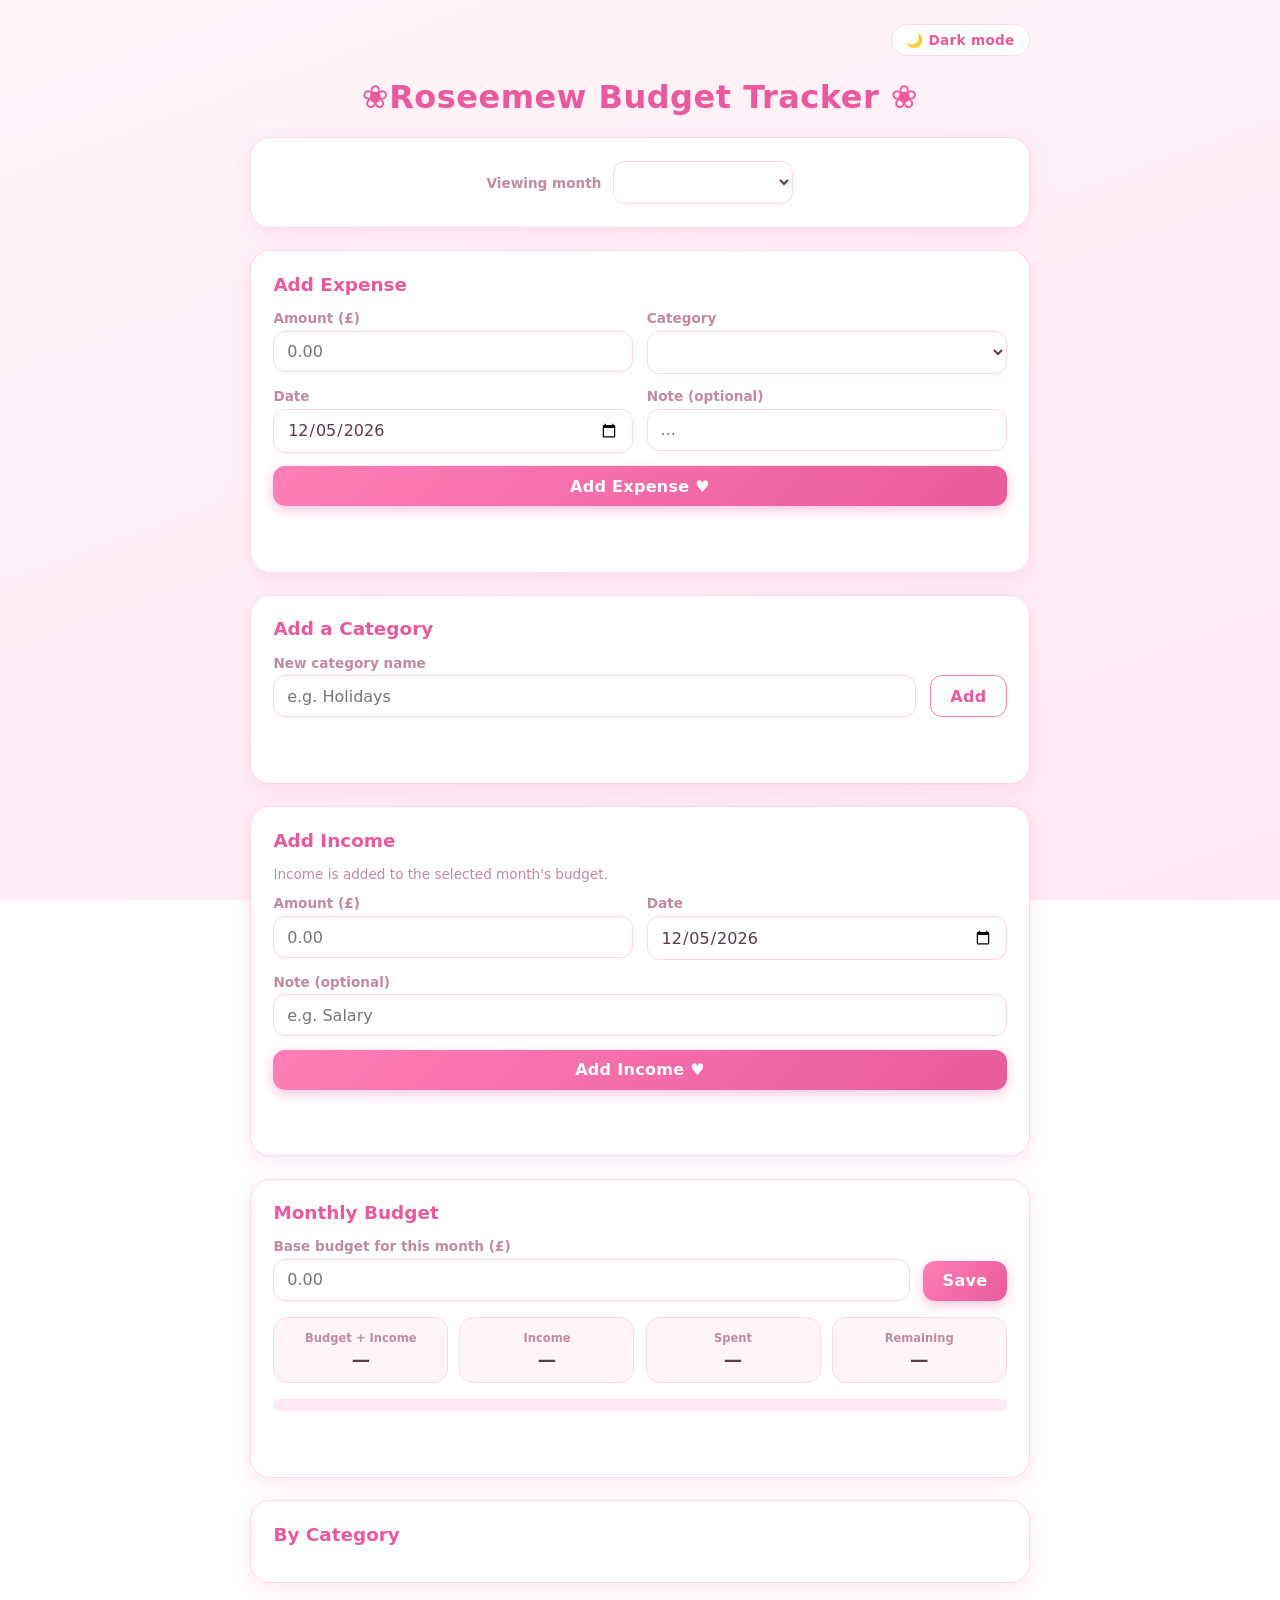
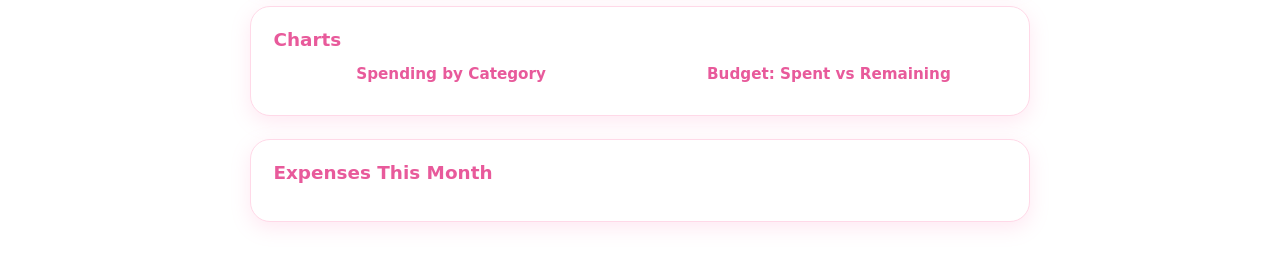
<file: index.html>
<!DOCTYPE html>
<html lang="en">
<head>
<meta charset="UTF-8">
<meta name="viewport" content="width=device-width, initial-scale=1.0">
<title>Budget Tracker</title>
<link rel="stylesheet" href="style.css">
</head>
<body>
<div class="topbar">
  <button id="themeToggle" class="theme-toggle">&#127769; Dark mode</button>
</div>
<div class="wrap">
  <h1>Roseemew Budget Tracker</h1>

  <div class="card">
    <div class="month-bar">
      <label style="margin:0;">Viewing month</label>
      <select id="month"></select>
    </div>
  </div>

  <div class="card">
    <h2>Add Expense</h2>
    <div class="row">
      <div>
        <label>Amount (&pound;)</label>
        <input type="number" id="amount" step="0.01" placeholder="0.00">
      </div>
      <div>
        <label>Category</label>
        <select id="category"></select>
      </div>
    </div>
    <div class="row">
      <div>
        <label>Date</label>
        <input type="date" id="date">
      </div>
      <div>
        <label>Note (optional)</label>
        <input type="text" id="note" placeholder="...">
      </div>
    </div>
    <button id="add">Add Expense &hearts;</button>
    <p class="msg" id="msg"></p>
  </div>

  <div class="card">
    <h2>Add a Category</h2>
    <div class="inline-grid">
      <div>
        <label>New category name</label>
        <input type="text" id="newCategory" placeholder="e.g. Holidays">
      </div>
      <button id="addCategory" class="btn-secondary">Add</button>
    </div>
    <p class="msg" id="catMsg"></p>
  </div>

  <div class="card">
    <h2>Add Income</h2>
    <p style="margin-top:0;font-size:.85rem;color:var(--muted);">Income is added to the selected month's budget.</p>
    <div class="row">
      <div>
        <label>Amount (&pound;)</label>
        <input type="number" id="incomeAmount" step="0.01" placeholder="0.00">
      </div>
      <div>
        <label>Date</label>
        <input type="date" id="incomeDate">
      </div>
    </div>
    <div class="row">
      <div style="grid-column:1 / -1;">
        <label>Note (optional)</label>
        <input type="text" id="incomeNote" placeholder="e.g. Salary">
      </div>
    </div>
    <button id="addIncome">Add Income &hearts;</button>
    <p class="msg" id="incomeMsg"></p>
  </div>

  <div class="card">
    <h2>Monthly Budget</h2>
    <div class="inline-grid">
      <div>
        <label>Base budget for this month (&pound;)</label>
        <input type="number" id="budgetInput" step="0.01" placeholder="0.00">
      </div>
      <button id="saveBudget">Save</button>
    </div>
    <div class="stats">
      <div class="stat">
        <div class="label">Budget + Income</div>
        <div class="value" id="statBudget">&mdash;</div>
      </div>
      <div class="stat">
        <div class="label">Income</div>
        <div class="value" id="statIncome">&mdash;</div>
      </div>
      <div class="stat">
        <div class="label">Spent</div>
        <div class="value" id="statSpent">&mdash;</div>
      </div>
      <div class="stat">
        <div class="label">Remaining</div>
        <div class="value" id="statRemaining">&mdash;</div>
      </div>
    </div>
    <div class="bar-track"><div class="bar-fill" id="barFill" style="width:0%"></div></div>
    <p class="msg" id="budgetMsg"></p>
  </div>

  <div class="card">
    <h2>By Category</h2>
    <div class="table-scroll"><table id="summary"></table></div>
  </div>

  <div class="card">
    <h2>Charts</h2>
    <div class="charts">
      <div class="chart-block">
        <h3>Spending by Category</h3>
        <div id="catChart"></div>
      </div>
      <div class="chart-block">
        <h3>Budget: Spent vs Remaining</h3>
        <div id="budgetChart"></div>
      </div>
    </div>
  </div>

  <div class="card">
    <h2>Expenses This Month</h2>
    <div class="table-scroll"><table id="list"></table></div>
  </div>
</div>

<script>
const SCRIPT_URL = 'https://script.google.com/macros/s/AKfycbxzlAVR0_aanWBE4f8kVkJGOJWDdNUFunD3m9unT4N_7mYLQ8CMnuVQ6jF5hYxUwCqmXg/exec';

const $ = id => document.getElementById(id);

let allExpenses = [];
let allIncome = [];
let budgets = {};
let categories = [];

const todayIso = new Date().toISOString().slice(0, 10);
$('date').value = todayIso;
$('incomeDate').value = todayIso;

// ---- Dark mode ----
function setCookie(name, value) {
  document.cookie = name + '=' + value + ';path=/;max-age=' + (60 * 60 * 24 * 365);
}
function getCookie(name) {
  const match = document.cookie.match(new RegExp('(?:^|; )' + name + '=([^;]*)'));
  return match ? match[1] : null;
}
function applyTheme(theme) {
  document.documentElement.setAttribute('data-theme', theme);
  $('themeToggle').innerHTML = theme === 'dark' ? '\u2600\uFE0F Light mode' : '\uD83C\uDF19 Dark mode';
  themePref = theme;
  setCookie('theme', theme);
}
let themePref = getCookie('theme') ||
  ((window.matchMedia && window.matchMedia('(prefers-color-scheme: dark)').matches) ? 'dark' : 'light');
applyTheme(themePref);
$('themeToggle').addEventListener('click', function() {
  applyTheme(themePref === 'dark' ? 'light' : 'dark');
});

function fmt(n) {
  return n.toLocaleString('en-GB', { minimumFractionDigits: 2, maximumFractionDigits: 2 });
}
function displayDate(iso) {
  const datePart = String(iso).slice(0, 10); // strip any time portion
  const parts = datePart.split('-');
  return parts[2] + '/' + parts[1] + '/' + parts[0];
}
function monthKey(iso) { return String(iso).slice(0, 7); }
function monthLabel(key) {
  const parts = key.split('-');
  const names = ['January','February','March','April','May','June',
                 'July','August','September','October','November','December'];
  return names[Number(parts[1]) - 1] + ' ' + parts[0];
}

function fillCategoryDropdown() {
  $('category').innerHTML = categories.map(function(c){ return '<option>' + c + '</option>'; }).join('');
}

const CHART_COLORS = ['#ff7fb6','#ffa6cf','#e85a9b','#ffc2dd','#c77dff',
                      '#ff9a8b','#f8b400','#7fd1b9','#9bb8ff','#d4a5d9'];

// Build an SVG donut chart from [{label, value, color}] segments.
function donutSVG(segments) {
  const total = segments.reduce(function(s, x){ return s + x.value; }, 0);
  if (total <= 0) return '<p class="chart-empty">No data to show.</p>';

  const cx = 100, cy = 100, r = 80, inner = 48;
  let angle = -Math.PI / 2; // start at top
  let paths = '';

  segments.forEach(function(seg){
    if (seg.value <= 0) return;
    const frac = seg.value / total;
    const end = angle + frac * 2 * Math.PI;
    const large = frac > 0.5 ? 1 : 0;

    if (frac >= 0.9999) {
      paths += '<circle cx="' + cx + '" cy="' + cy + '" r="' + ((r + inner) / 2) +
               '" fill="none" stroke="' + seg.color + '" stroke-width="' + (r - inner) + '"/>';
      angle = end;
      return;
    }

    const x1 = cx + r * Math.cos(angle), y1 = cy + r * Math.sin(angle);
    const x2 = cx + r * Math.cos(end),   y2 = cy + r * Math.sin(end);
    const xi2 = cx + inner * Math.cos(end),   yi2 = cy + inner * Math.sin(end);
    const xi1 = cx + inner * Math.cos(angle), yi1 = cy + inner * Math.sin(angle);

    paths += '<path d="M ' + x1 + ' ' + y1 +
             ' A ' + r + ' ' + r + ' 0 ' + large + ' 1 ' + x2 + ' ' + y2 +
             ' L ' + xi2 + ' ' + yi2 +
             ' A ' + inner + ' ' + inner + ' 0 ' + large + ' 0 ' + xi1 + ' ' + yi1 +
             ' Z" fill="' + seg.color + '"/>';
    angle = end;
  });

  return '<svg viewBox="0 0 200 200" xmlns="http://www.w3.org/2000/svg">' + paths + '</svg>';
}

function legendHTML(segments) {
  const total = segments.reduce(function(s, x){ return s + x.value; }, 0);
  return '<ul class="legend">' + segments.map(function(seg){
    const pct = total > 0 ? Math.round((seg.value / total) * 100) : 0;
    return '<li><span class="swatch" style="background:' + seg.color + '"></span>' +
           '<span>' + seg.label + ' (' + pct + '%)</span>' +
           '<span class="lg-amt">\u00A3' + fmt(seg.value) + '</span></li>';
  }).join('') + '</ul>';
}

function renderCharts(exp, available, spent) {
  const groups = {};
  exp.forEach(function(e){ groups[e.category] = (groups[e.category] || 0) + e.amount; });
  const catSegs = Object.entries(groups)
    .sort(function(a, b){ return b[1] - a[1]; })
    .map(function(entry, i){
      return { label: entry[0], value: entry[1], color: CHART_COLORS[i % CHART_COLORS.length] };
    });

  if (catSegs.length) {
    $('catChart').innerHTML = donutSVG(catSegs) + legendHTML(catSegs);
  } else {
    $('catChart').innerHTML = '<p class="chart-empty">No expenses yet this month.</p>';
  }

  const remaining = Math.max(available - spent, 0);
  if (available > 0) {
    const budgetSegs = [
      { label: 'Spent', value: spent, color: '#e85a9b' },
      { label: 'Remaining', value: remaining, color: '#7fd1b9' }
    ];
    $('budgetChart').innerHTML = donutSVG(budgetSegs) + legendHTML(budgetSegs);
  } else {
    $('budgetChart').innerHTML = '<p class="chart-empty">Set a budget to see this chart.</p>';
  }
}

async function loadAll() {
  const r = await fetch(SCRIPT_URL);
  const data = await r.json();
  allExpenses = data.expenses || [];
  allIncome = data.income || [];
  budgets = data.budgets || {};
  categories = data.categories || [];
  fillCategoryDropdown();
  buildMonthList();
  render();
}

function buildMonthList() {
  const set = new Set(allExpenses.map(function(e){ return monthKey(e.date); }));
  allIncome.forEach(function(i){ set.add(monthKey(i.date)); });
  Object.keys(budgets).forEach(function(k){ set.add(k); });
  set.add(new Date().toISOString().slice(0, 7));
  const months = Array.from(set).sort().reverse();
  const current = $('month').value || new Date().toISOString().slice(0, 7);
  $('month').innerHTML = months.map(function(m){
    return '<option value="' + m + '" ' + (m === current ? 'selected' : '') + '>' + monthLabel(m) + '</option>';
  }).join('');
}

function render() {
  const month = $('month').value;
  const monthExp = allExpenses.filter(function(e){ return monthKey(e.date) === month; });
  const monthInc = allIncome.filter(function(i){ return monthKey(i.date) === month; });
  renderList(monthExp);
  renderSummary(monthExp);
  renderBudget(month, monthExp, monthInc);
}

function renderList(exp) {
  if (!exp.length) {
    $('list').innerHTML = '<tr><td style="color:var(--muted)">No expenses yet this month.</td></tr>';
    return;
  }
  const rows = exp.slice().reverse().map(function(e){
    return '<tr>' +
       '<td>' + displayDate(e.date) + '</td>' +
       '<td>' + e.category + '</td>' +
       '<td>' + (e.note || '') + '</td>' +
       '<td class="amt">' + fmt(e.amount) + '</td>' +
       '<td style="text-align:right;"><button class="del-btn" data-id="' + e.id + '">&#10005;</button></td>' +
     '</tr>';
  }).join('');
  $('list').innerHTML =
    '<tr><th>Date</th><th>Category</th><th>Note</th><th class="amt">Amount</th><th></th></tr>' + rows;
  document.querySelectorAll('.del-btn').forEach(function(b){
    b.addEventListener('click', function(){ deleteExpense(b.dataset.id); });
  });
}

function renderSummary(exp) {
  const groups = {};
  let total = 0;
  exp.forEach(function(e){ groups[e.category] = (groups[e.category] || 0) + e.amount; total += e.amount; });
  if (!Object.keys(groups).length) {
    $('summary').innerHTML = '<tr><td style="color:var(--muted)">Nothing to summarise yet.</td></tr>';
    return;
  }
  const rows = Object.entries(groups)
    .sort(function(a, b){ return b[1] - a[1]; })
    .map(function(entry){ return '<tr><td>' + entry[0] + '</td><td class="amt">' + fmt(entry[1]) + '</td></tr>'; }).join('');
  $('summary').innerHTML =
    '<tr><th>Category</th><th class="amt">Total</th></tr>' + rows +
    '<tr class="group-total"><td>Total</td><td class="amt">' + fmt(total) + '</td></tr>';
}

function renderBudget(month, exp, inc) {
  const base = budgets[month] || 0;
  const income = inc.reduce(function(s, i){ return s + i.amount; }, 0);
  const available = base + income;
  const spent = exp.reduce(function(s, e){ return s + e.amount; }, 0);
  const remaining = available - spent;

  $('budgetInput').value = base ? base : '';
  $('statBudget').textContent = available ? '\u00A3' + fmt(available) : '\u2014';
  $('statIncome').textContent = '\u00A3' + fmt(income);
  $('statSpent').textContent = '\u00A3' + fmt(spent);

  const remEl = $('statRemaining');
  remEl.textContent = '\u00A3' + fmt(remaining);
  remEl.className = 'value ' + (remaining < 0 ? 'bad' : 'good');

  const pct = available > 0 ? Math.min((spent / available) * 100, 100) : 0;
  const fill = $('barFill');
  fill.style.width = pct + '%';
  fill.classList.toggle('over', available > 0 && spent > available);

  renderCharts(exp, available, spent);
}

$('month').addEventListener('change', render);

$('add').addEventListener('click', async function() {
  const amount = parseFloat($('amount').value);
  if (!amount) { $('msg').textContent = 'Please enter an amount.'; return; }
  $('msg').textContent = 'Saving...';
  $('add').disabled = true;
  try {
    await fetch(SCRIPT_URL, {
      method: 'POST',
      headers: { 'Content-Type': 'text/plain;charset=utf-8' },
      body: JSON.stringify({
        amount: amount, category: $('category').value, date: $('date').value, note: $('note').value
      })
    });
    $('amount').value = ''; $('note').value = '';
    $('msg').textContent = 'Saved! \u2665';
    await loadAll();
  } catch (err) {
    $('msg').textContent = 'Error saving.';
  }
  $('add').disabled = false;
});

$('addCategory').addEventListener('click', async function() {
  const name = $('newCategory').value.trim();
  if (!name) { $('catMsg').textContent = 'Please enter a name.'; return; }
  $('catMsg').textContent = 'Adding...';
  $('addCategory').disabled = true;
  try {
    await fetch(SCRIPT_URL, {
      method: 'POST',
      headers: { 'Content-Type': 'text/plain;charset=utf-8' },
      body: JSON.stringify({ action: 'addCategory', category: name })
    });
    $('newCategory').value = '';
    $('catMsg').textContent = 'Category added! \u2665';
    if (categories.indexOf(name) === -1) categories.push(name);
    fillCategoryDropdown();
    $('category').value = name;
  } catch (err) {
    $('catMsg').textContent = 'Error adding category.';
  }
  $('addCategory').disabled = false;
});

$('addIncome').addEventListener('click', async function() {
  const amount = parseFloat($('incomeAmount').value);
  if (!amount) { $('incomeMsg').textContent = 'Please enter an amount.'; return; }
  $('incomeMsg').textContent = 'Saving...';
  $('addIncome').disabled = true;
  try {
    await fetch(SCRIPT_URL, {
      method: 'POST',
      headers: { 'Content-Type': 'text/plain;charset=utf-8' },
      body: JSON.stringify({
        action: 'addIncome',
        amount: amount,
        date: $('incomeDate').value,
        note: $('incomeNote').value
      })
    });
    $('incomeAmount').value = ''; $('incomeNote').value = '';
    $('incomeMsg').textContent = 'Income added! \u2665';
    await loadAll();
  } catch (err) {
    $('incomeMsg').textContent = 'Error saving income.';
  }
  $('addIncome').disabled = false;
});

async function deleteExpense(id) {
  if (!confirm('Delete this expense?')) return;
  try {
    await fetch(SCRIPT_URL, {
      method: 'POST',
      headers: { 'Content-Type': 'text/plain;charset=utf-8' },
      body: JSON.stringify({ action: 'deleteExpense', id: id })
    });
    allExpenses = allExpenses.filter(function(e){ return e.id !== id; });
    render();
  } catch (err) {
    alert('Error deleting expense.');
  }
}

$('saveBudget').addEventListener('click', async function() {
  const budget = parseFloat($('budgetInput').value);
  if (isNaN(budget)) { $('budgetMsg').textContent = 'Please enter a budget amount.'; return; }
  const month = $('month').value;
  $('budgetMsg').textContent = 'Saving budget...';
  $('saveBudget').disabled = true;
  try {
    await fetch(SCRIPT_URL, {
      method: 'POST',
      headers: { 'Content-Type': 'text/plain;charset=utf-8' },
      body: JSON.stringify({ action: 'setBudget', month: month, budget: budget })
    });
    budgets[month] = budget;
    $('budgetMsg').textContent = 'Budget saved! \u2665';
    render();
  } catch (err) {
    $('budgetMsg').textContent = 'Error saving budget.';
  }
  $('saveBudget').disabled = false;
});

loadAll();
</script>
</body>
</html>
</file>
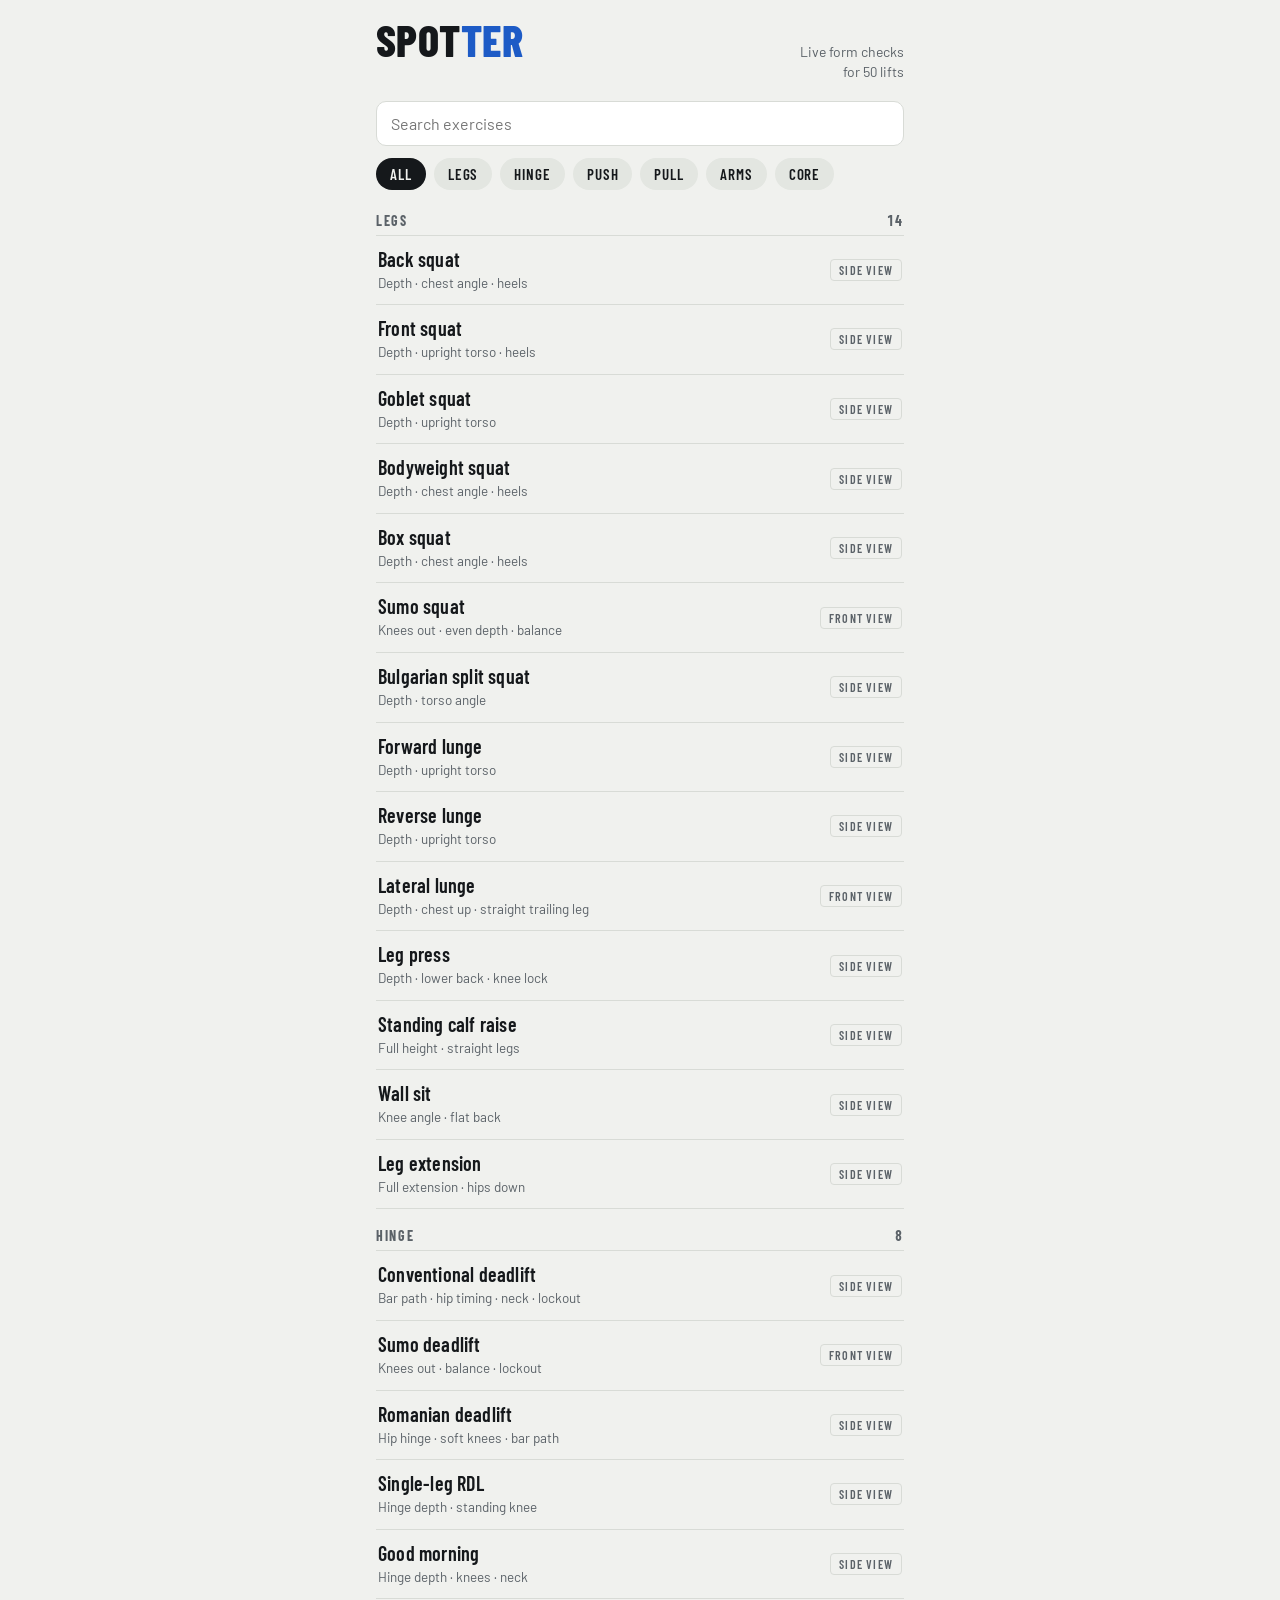
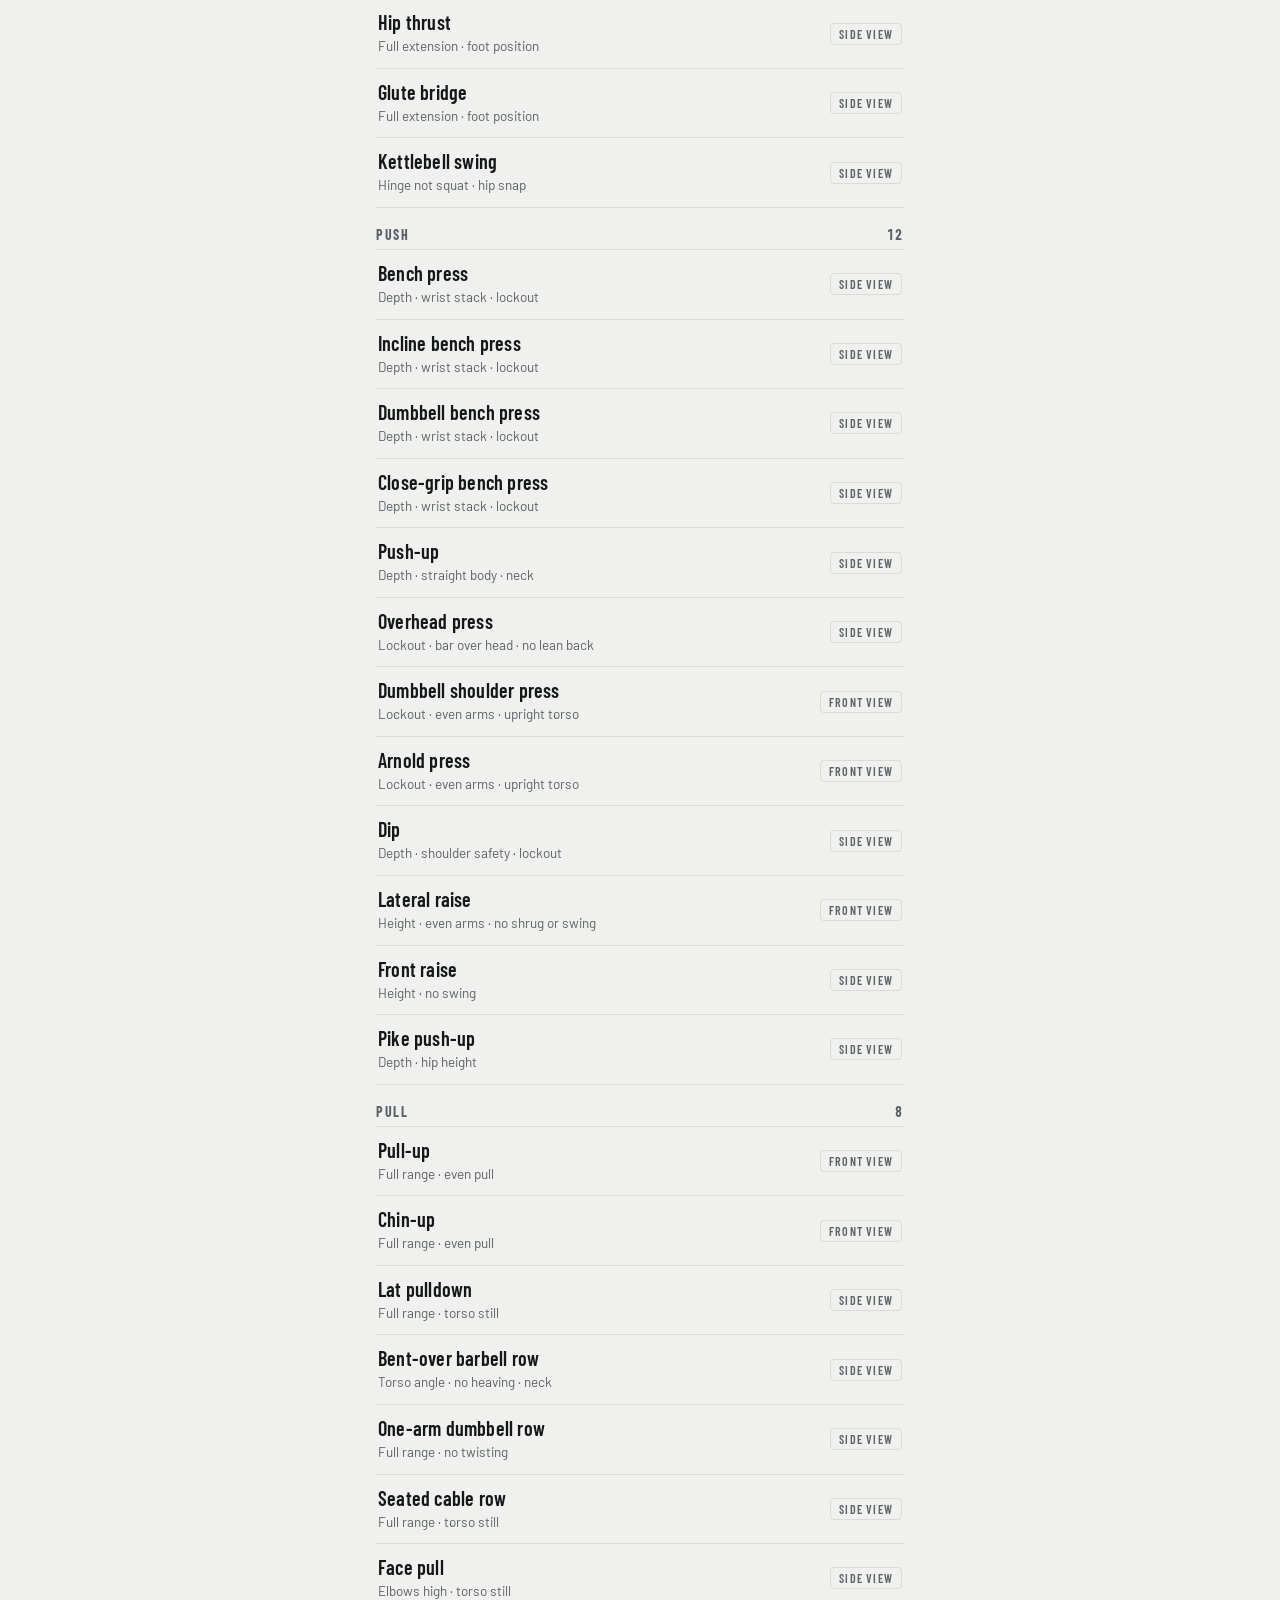
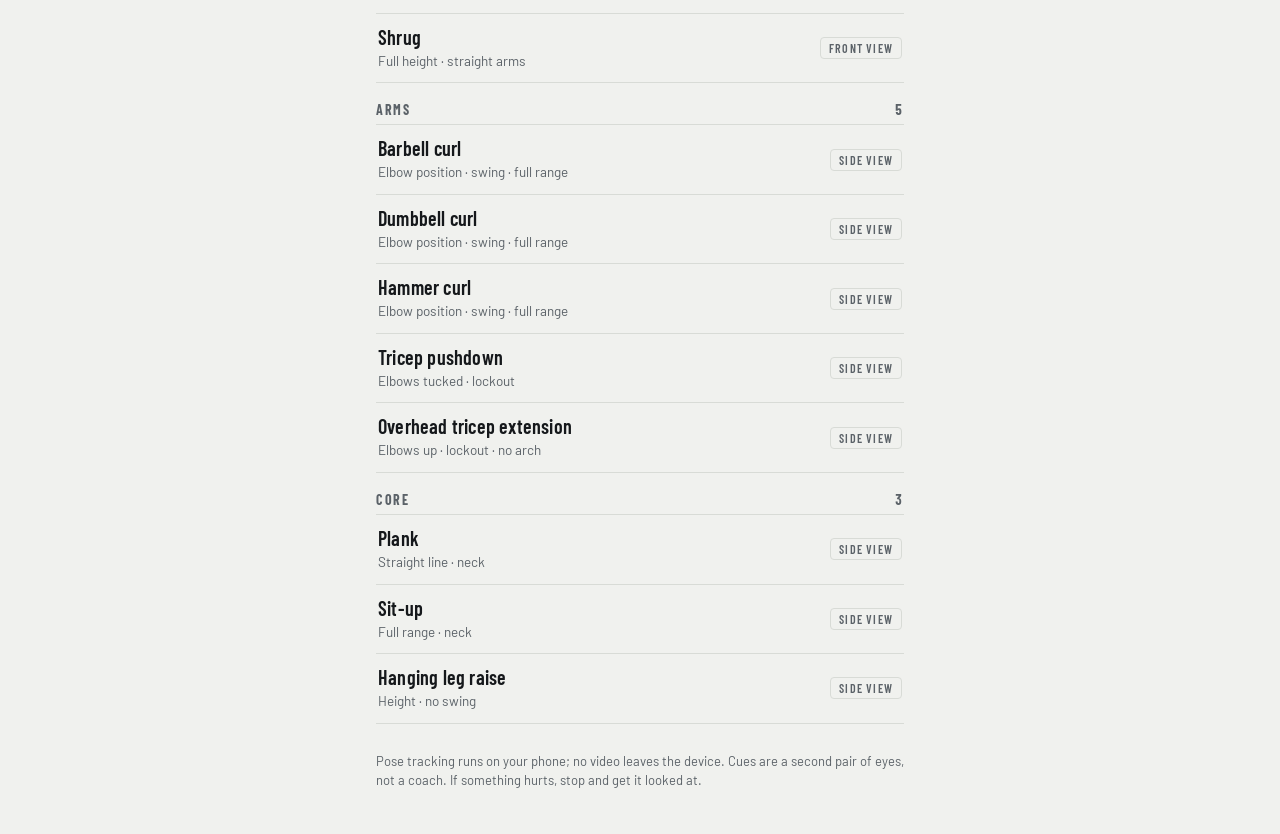
<file: spotter/index.html>
<!doctype html>
<html lang="en">
<head>
<meta charset="utf-8">
<meta name="viewport" content="width=device-width,initial-scale=1,viewport-fit=cover">
<meta name="theme-color" content="#16191d">
<meta name="apple-mobile-web-app-capable" content="yes">
<meta name="mobile-web-app-capable" content="yes">
<title>Spotter</title>
<link rel="preconnect" href="https://fonts.googleapis.com">
<link rel="preconnect" href="https://fonts.gstatic.com" crossorigin>
<link rel="stylesheet" href="https://fonts.googleapis.com/css2?family=Barlow+Condensed:wght@600;700;800&family=Barlow:wght@400;500;600&display=swap">
<style>
/* Layout: one phone-width column; picker list -> setup sheet -> full-bleed camera HUD -> set summary. */
:root {
  --bg: #f0f1ee;          /* chalk */
  --surface: #ffffff;
  --line: #d8dbd6;
  --ink: #15181b;
  --muted: #5b6268;
  --accent: #1d5bc6;      /* competition blue plate */
  --accent-ink: #ffffff;
  --good: #1d8a4f;        /* green plate */
  --warn: #a87f00;        /* yellow plate */
  --bad: #c92d33;         /* red plate */
  --chip: #e3e6e1;
  --display: "Barlow Condensed", "Arial Narrow", "Roboto Condensed", sans-serif;
  --body: "Barlow", "Segoe UI", system-ui, sans-serif;
  color-scheme: light;
}
@media (prefers-color-scheme: dark) {
  :root {
    --bg: #16191d; --surface: #1f2328; --line: #30353b; --ink: #eceeea; --muted: #9aa1a8;
    --accent: #4d8ef5; --accent-ink: #0d1117; --good: #3cc77d; --warn: #f2c230; --bad: #f05a5f; --chip: #272c32;
    color-scheme: dark;
  }
}
* { box-sizing: border-box; }
html, body { height: 100%; }
body {
  margin: 0; background: var(--bg); color: var(--ink);
  font: 16px/1.45 var(--body); -webkit-font-smoothing: antialiased;
  -webkit-tap-highlight-color: transparent;
}
[hidden] { display: none !important; }
button { font: inherit; color: inherit; cursor: pointer; }
button:focus-visible, input:focus-visible { outline: 2px solid var(--accent); outline-offset: 2px; }
.num { font-variant-numeric: tabular-nums; }

/* ---------- Picker ---------- */
#picker {
  max-width: 560px; margin: 0 auto;
  padding-left: max(16px, env(safe-area-inset-left, 0px));
  padding-right: max(16px, env(safe-area-inset-right, 0px));
  padding-block: calc(env(safe-area-inset-top, 0px) + 20px) calc(env(safe-area-inset-bottom, 0px) + 32px);
}
.brand { display: flex; align-items: baseline; justify-content: space-between; gap: 12px; }
.brand h1 {
  margin: 0; font: 800 44px/0.9 var(--display); letter-spacing: 0.01em; text-transform: uppercase;
}
.brand h1 span { color: var(--accent); }
.brand p { margin: 0; color: var(--muted); font-size: 14px; text-align: right; }
.search {
  margin-top: 18px; width: 100%; padding: 12px 14px; border-radius: 10px;
  border: 1px solid var(--line); background: var(--surface); color: var(--ink); font: 16px var(--body);
}
.chips { display: flex; gap: 8px; overflow-x: auto; padding: 12px 0 4px; scrollbar-width: none; }
.chips::-webkit-scrollbar { display: none; }
.chip {
  flex: none; border: 0; border-radius: 999px; padding: 7px 14px; background: var(--chip);
  font: 600 15px var(--display); letter-spacing: 0.06em; text-transform: uppercase;
}
.chip[aria-pressed="true"] { background: var(--ink); color: var(--bg); }
.group { margin-top: 18px; }
.group h2 {
  margin: 0 0 6px; font: 700 14px var(--display); letter-spacing: 0.12em; text-transform: uppercase; color: var(--muted);
  display: flex; justify-content: space-between;
}
.list { display: grid; border-top: 1px solid var(--line); }
.row {
  display: grid; grid-template-columns: 1fr auto; gap: 2px 12px; align-items: center; text-align: left;
  border: 0; border-bottom: 1px solid var(--line); background: none; padding: 12px 2px;
}
.row b { font: 600 20px/1.15 var(--display); letter-spacing: 0.01em; }
.row small { grid-column: 1; color: var(--muted); font-size: 13.5px; min-width: 0; }
.row .view { grid-row: 1 / span 2; grid-column: 2; }
.view {
  font: 600 12px var(--display); letter-spacing: 0.1em; text-transform: uppercase;
  padding: 3px 8px; border-radius: 4px; border: 1px solid var(--line); color: var(--muted); white-space: nowrap;
}
.empty { color: var(--muted); padding: 24px 0; }
.foot { margin-top: 28px; color: var(--muted); font-size: 13px; }

/* ---------- Setup sheet ---------- */
.scrim { position: fixed; inset: 0; background: rgba(8, 10, 12, 0.5); z-index: 20; }
.sheet {
  position: fixed; left: 0; right: 0; bottom: 0; z-index: 21; margin: 0 auto; max-width: 560px;
  background: var(--surface); border-radius: 18px 18px 0 0; box-shadow: 0 -10px 40px rgba(0,0,0,0.25);
  padding-left: max(20px, env(safe-area-inset-left, 0px)); padding-right: max(20px, env(safe-area-inset-right, 0px));
  padding-block: 18px calc(env(safe-area-inset-bottom, 0px) + 20px);
  display: grid; gap: 14px; max-height: 88vh; overflow-y: auto;
}
.sheet h3 { margin: 0; font: 800 34px/1 var(--display); text-transform: uppercase; }
.sheet .meta { display: flex; gap: 8px; align-items: center; flex-wrap: wrap; color: var(--muted); font-size: 14px; }
.setup {
  display: grid; grid-template-columns: 56px 1fr; gap: 12px; align-items: center;
  background: var(--bg); border-radius: 12px; padding: 12px;
}
.setup svg { width: 56px; height: 56px; }
.setup p { margin: 0; font-size: 15px; }
.checks { margin: 0; padding: 0; list-style: none; display: grid; gap: 6px; }
.checks li { display: flex; gap: 10px; align-items: baseline; font-size: 15px; }
.checks li::before { content: ""; flex: none; width: 8px; height: 8px; border-radius: 2px; background: var(--accent); transform: translateY(-1px); }
.seg { display: grid; grid-template-columns: 1fr 1fr; background: var(--chip); border-radius: 10px; padding: 3px; }
.seg button { border: 0; background: none; padding: 9px; border-radius: 8px; font-weight: 600; font-size: 15px; }
.seg button[aria-pressed="true"] { background: var(--surface); box-shadow: 0 1px 3px rgba(0,0,0,0.15); }
.toggle { display: flex; justify-content: space-between; align-items: center; font-size: 15px; }
.toggle input { width: 22px; height: 22px; accent-color: var(--accent); }
.btn {
  border: 0; border-radius: 12px; padding: 15px 18px; font: 700 20px var(--display); letter-spacing: 0.06em; text-transform: uppercase;
  background: var(--chip);
}
.btn.primary { background: var(--accent); color: var(--accent-ink); }
.btn-row { display: grid; grid-template-columns: 1fr 1fr; gap: 10px; }
.btn-row .primary { grid-column: 1 / -1; }

/* ---------- Live ---------- */
#live { position: fixed; inset: 0; background: #0b0d0f; color: #f4f5f2; z-index: 30; overflow: hidden; }
#live video, #live canvas { position: absolute; inset: 0; width: 100%; height: 100%; object-fit: contain; }
#live.cover video, #live.cover canvas { object-fit: cover; }
#live.mirror video, #live.mirror canvas { transform: scaleX(-1); }
.hud-top {
  position: absolute; left: 0; right: 0; top: 0; display: flex; justify-content: space-between; align-items: flex-start; gap: 12px;
  padding: calc(env(safe-area-inset-top, 0px) + 12px) max(14px, env(safe-area-inset-right, 0px)) 40px max(14px, env(safe-area-inset-left, 0px));
  background: linear-gradient(rgba(8,10,12,0.75), rgba(8,10,12,0));
}
.hud-name { font: 700 22px/1 var(--display); text-transform: uppercase; letter-spacing: 0.03em; }
.hud-sub { font-size: 13px; opacity: 0.8; margin-top: 4px; }
.counter { text-align: right; }
.counter .big { font: 800 84px/0.8 var(--display); font-variant-numeric: tabular-nums; }
.counter .lbl { font: 600 13px var(--display); letter-spacing: 0.14em; text-transform: uppercase; opacity: 0.85; margin-top: 6px; }
.status {
  position: absolute; left: 50%; top: 42%; transform: translate(-50%, -50%); width: min(86%, 420px);
  background: rgba(10,12,14,0.82); border-radius: 14px; padding: 16px 18px; text-align: center; font-size: 16px;
}
.status b { display: block; font: 700 22px var(--display); text-transform: uppercase; letter-spacing: 0.03em; margin-bottom: 4px; }
.gauge {
  position: absolute; right: max(14px, env(safe-area-inset-right, 0px)); top: 34%; height: 34%; width: 14px;
  border-radius: 7px; background: rgba(255,255,255,0.18); overflow: visible;
}
.gauge i { position: absolute; left: 0; right: 0; bottom: 0; border-radius: 7px; background: #4d8ef5; height: 0; transition: height 80ms linear; }
.gauge .tgt { position: absolute; left: -6px; right: -6px; height: 3px; background: #f4f5f2; border-radius: 2px; }
.gauge.hit i { background: #3cc77d; }
.gauge-lbl {
  position: absolute; right: max(36px, calc(env(safe-area-inset-right, 0px) + 36px)); top: calc(34% - 4px);
  text-align: right; font: 600 13px var(--display); letter-spacing: 0.1em; text-transform: uppercase;
}
.gauge-lbl span { display: block; font: 800 30px/1 var(--display); letter-spacing: 0; font-variant-numeric: tabular-nums; }
.cue {
  position: absolute; left: max(14px, env(safe-area-inset-left, 0px)); right: max(14px, env(safe-area-inset-right, 0px));
  bottom: calc(env(safe-area-inset-bottom, 0px) + 132px);
  background: #f2c230; color: #15181b; border-radius: 12px; padding: 12px 14px;
  font: 700 22px/1.1 var(--display); letter-spacing: 0.01em; transition: opacity 250ms, transform 250ms;
}
.cue.good { background: #3cc77d; }
.cue.fade { opacity: 0; transform: translateY(8px); }
.hud-bottom {
  position: absolute; left: 0; right: 0; bottom: 0; display: grid; gap: 12px;
  padding: 40px max(14px, env(safe-area-inset-right, 0px)) calc(env(safe-area-inset-bottom, 0px) + 14px) max(14px, env(safe-area-inset-left, 0px));
  background: linear-gradient(rgba(8,10,12,0), rgba(8,10,12,0.8));
}
.dots { display: flex; gap: 6px; flex-wrap: wrap; min-height: 14px; }
.dots i { width: 14px; height: 14px; border-radius: 3px; background: #3cc77d; }
.dots i.f { background: #f2c230; }
.dots i.p { background: transparent; border: 2px solid rgba(255,255,255,0.5); }
.controls { display: grid; grid-template-columns: auto auto 1fr; gap: 10px; }
.ctl {
  border: 0; border-radius: 12px; background: rgba(255,255,255,0.14); color: #f4f5f2; padding: 12px 14px;
  font: 600 15px var(--body); display: flex; align-items: center; gap: 8px;
}
.ctl svg { width: 20px; height: 20px; }
.ctl.end { justify-content: center; background: #f4f5f2; color: #15181b; font: 700 19px var(--display); letter-spacing: 0.06em; text-transform: uppercase; }
.ctl[aria-pressed="false"] { opacity: 0.6; }

/* ---------- Summary ---------- */
#summary {
  max-width: 560px; margin: 0 auto;
  padding-left: max(16px, env(safe-area-inset-left, 0px)); padding-right: max(16px, env(safe-area-inset-right, 0px));
  padding-block: calc(env(safe-area-inset-top, 0px) + 20px) calc(env(safe-area-inset-bottom, 0px) + 32px);
  display: grid; gap: 22px;
}
.sum-head small { font: 700 14px var(--display); letter-spacing: 0.12em; text-transform: uppercase; color: var(--muted); }
.sum-head h2 { margin: 2px 0 0; font: 800 38px/1 var(--display); text-transform: uppercase; }
.stats { display: grid; grid-template-columns: repeat(3, 1fr); gap: 1px; background: var(--line); border: 1px solid var(--line); border-radius: 12px; overflow: hidden; }
.stats div { background: var(--surface); padding: 12px; }
.stats b { display: block; font: 800 40px/1 var(--display); font-variant-numeric: tabular-nums; }
.stats span { font-size: 13px; color: var(--muted); }
.stats .clean b { color: var(--good); }
.issues h3, .replist h3 { margin: 0 0 8px; font: 700 14px var(--display); letter-spacing: 0.12em; text-transform: uppercase; color: var(--muted); }
.issue { display: grid; grid-template-columns: 1fr auto; gap: 4px 12px; padding: 10px 0; border-bottom: 1px solid var(--line); }
.issue .bar { grid-column: 1 / -1; height: 6px; border-radius: 3px; background: var(--chip); overflow: hidden; }
.issue .bar i { display: block; height: 100%; background: var(--warn); }
.issue b { font-weight: 600; }
.issue span { color: var(--muted); font-size: 14px; }
.allgood { padding: 14px; border-radius: 12px; background: var(--surface); border: 1px solid var(--line); }
.allgood b { color: var(--good); }
.reps { display: flex; flex-wrap: wrap; gap: 6px; }
.reps span { font: 700 15px var(--display); padding: 4px 9px; border-radius: 6px; background: var(--chip); }
.reps span.ok { background: color-mix(in srgb, var(--good) 22%, transparent); }
.reps span.bad { background: color-mix(in srgb, var(--warn) 26%, transparent); }
.note { font-size: 13.5px; color: var(--muted); margin: 0; }

@media (prefers-reduced-motion: reduce) { * { transition: none !important; } }
</style>
</head>
<body>

<main id="picker">
  <header class="brand">
    <h1>Spot<span>ter</span></h1>
    <p>Live form checks<br>for <span class="num" id="count">50</span> lifts</p>
  </header>
  <input id="q" class="search" type="search" placeholder="Search exercises" autocomplete="off" aria-label="Search exercises">
  <nav class="chips" id="chips" aria-label="Categories"></nav>
  <div id="groups"></div>
  <p class="foot">Pose tracking runs on your phone; no video leaves the device. Cues are a second pair of eyes, not a coach. If something hurts, stop and get it looked at.</p>
</main>

<div class="scrim" id="scrim" hidden></div>
<section class="sheet" id="sheet" hidden aria-modal="true" role="dialog" aria-labelledby="sh-name">
  <div>
    <h3 id="sh-name">Back squat</h3>
    <div class="meta"><span class="view" id="sh-view">Side view</span><span id="sh-cat">Legs</span></div>
  </div>
  <div class="setup">
    <svg id="sh-icon" viewBox="0 0 56 56" aria-hidden="true"></svg>
    <p id="sh-setup"></p>
  </div>
  <div>
    <ul class="checks" id="sh-checks"></ul>
  </div>
  <div class="seg" role="group" aria-label="Camera">
    <button id="cam-back" aria-pressed="true">Rear camera</button>
    <button id="cam-front" aria-pressed="false">Front camera</button>
  </div>
  <label class="toggle">Speak cues and rep counts <input type="checkbox" id="opt-voice" checked></label>
  <label class="toggle">High-accuracy tracking (slower phones may lag) <input type="checkbox" id="opt-accurate"></label>
  <div class="btn-row">
    <button class="btn primary" id="go">Start camera</button>
    <button class="btn" id="vid-btn">Analyse a video</button>
    <button class="btn" id="cancel">Back</button>
  </div>
  <input type="file" id="vid-file" accept="video/*" hidden>
</section>

<section id="live" hidden>
  <video id="video" playsinline muted></video>
  <canvas id="canvas"></canvas>
  <div class="hud-top">
    <div>
      <div class="hud-name" id="l-name">Back squat</div>
      <div class="hud-sub" id="l-sub">Set 1</div>
    </div>
    <div class="counter">
      <div class="big" id="l-count">0</div>
      <div class="lbl" id="l-lbl">reps</div>
    </div>
  </div>
  <div class="gauge" id="gauge" hidden><i id="gauge-fill"></i><div class="tgt" id="gauge-tgt"></div></div>
  <div class="gauge-lbl" id="gauge-lbl" hidden>Knee<span id="gauge-val">—</span></div>
  <div class="status" id="status"><b>Loading</b><span>Starting the camera…</span></div>
  <div class="cue fade" id="cue" aria-live="polite"></div>
  <div class="hud-bottom">
    <div class="dots" id="dots"></div>
    <div class="controls">
      <button class="ctl" id="l-voice" aria-pressed="true" aria-label="Voice cues">
        <svg viewBox="0 0 24 24" fill="none" stroke="currentColor" stroke-width="2" stroke-linecap="round" stroke-linejoin="round"><path d="M11 5 6 9H3v6h3l5 4z"/><path d="M15.5 8.5a5 5 0 0 1 0 7"/><path d="M18.5 5.5a9 9 0 0 1 0 13"/></svg>
      </button>
      <button class="ctl" id="l-flip" aria-label="Switch camera">
        <svg viewBox="0 0 24 24" fill="none" stroke="currentColor" stroke-width="2" stroke-linecap="round" stroke-linejoin="round"><path d="M20 7h-3l-2-3H9L7 7H4a1 1 0 0 0-1 1v11a1 1 0 0 0 1 1h16a1 1 0 0 0 1-1V8a1 1 0 0 0-1-1z"/><path d="M9 13a3 3 0 0 1 5-2.2M15 13a3 3 0 0 1-5 2.2"/><path d="M14 9v2h-2M10 17v-2h2"/></svg>
      </button>
      <button class="ctl end" id="l-end">Finish set</button>
    </div>
  </div>
</section>

<main id="summary" hidden>
  <div class="sum-head"><small id="s-set">Set 1</small><h2 id="s-name">Back squat</h2></div>
  <div class="stats" id="s-stats"></div>
  <div class="issues" id="s-issues"></div>
  <div class="replist" id="s-replist"></div>
  <div class="btn-row">
    <button class="btn primary" id="s-again">Next set</button>
    <button class="btn" id="s-change">Change exercise</button>
    <button class="btn" id="s-video">Analyse a video</button>
  </div>
  <p class="note">Reps are counted from joint angles, so very fast or partly hidden movements can be missed. Check the camera angle if counts look off.</p>
</main>

<script>
// ===== Spotter engine: metrics, exercises, rep tracking =====
// Pure logic, no DOM. Landmarks come in as [{x, y, v}] in pixel units
// (x and y on the same scale so angles are true), indices per MediaPipe Pose.

const IDX = {
  l: { ear: 7, sh: 11, el: 13, wr: 15, hip: 23, kn: 25, an: 27, he: 29, ft: 31 },
  r: { ear: 8, sh: 12, el: 14, wr: 16, hip: 24, kn: 26, an: 28, he: 30, ft: 32 },
};

function ang(a, b, c) {
  const ax = a.x - b.x, ay = a.y - b.y, cx = c.x - b.x, cy = c.y - b.y;
  const d = Math.hypot(ax, ay) * Math.hypot(cx, cy);
  if (!d) return null;
  const cos = Math.max(-1, Math.min(1, (ax * cx + ay * cy) / d));
  return (Math.acos(cos) * 180) / Math.PI;
}
// Angle of the bottom->top segment away from vertical: 0 = top straight above, 90 = horizontal.
function fromVert(top, bot) {
  return (Math.atan2(Math.abs(top.x - bot.x), bot.y - top.y) * 180) / Math.PI;
}
const mid = (a, b) => ({ x: (a.x + b.x) / 2, y: (a.y + b.y) / 2, v: Math.min(a.v, b.v) });
const dist = (a, b) => Math.hypot(a.x - b.x, a.y - b.y);
const pair = (a, b, f) => (a == null || b == null ? null : f(a, b));

function pickSide(P) {
  const s = (k) => ['sh', 'el', 'hip', 'kn', 'an'].reduce((t, n) => t + (P[IDX[k][n]].v || 0), 0);
  return s('l') >= s('r') ? 'l' : 'r';
}

function computeMetrics(P) {
  const side = pickSide(P);
  const S = {}, Lm = {}, Rm = {};
  for (const k in IDX.l) { Lm[k] = P[IDX.l[k]]; Rm[k] = P[IDX.r[k]]; S[k] = side === 'l' ? Lm[k] : Rm[k]; }
  const m = { side };
  const kneeL = ang(Lm.hip, Lm.kn, Lm.an), kneeR = ang(Rm.hip, Rm.kn, Rm.an);
  const elL = ang(Lm.sh, Lm.el, Lm.wr), elR = ang(Rm.sh, Rm.el, Rm.wr);
  const shL = ang(Lm.hip, Lm.sh, Lm.el), shR = ang(Rm.hip, Rm.sh, Rm.el);
  const hipL = ang(Lm.sh, Lm.hip, Lm.kn), hipR = ang(Rm.sh, Rm.hip, Rm.kn);

  m.knee = side === 'l' ? kneeL : kneeR;
  m.kneeMin = pair(kneeL, kneeR, Math.min);
  m.kneeMax = pair(kneeL, kneeR, Math.max);
  m.kneeAvg = pair(kneeL, kneeR, (a, b) => (a + b) / 2);
  m.kneeDiff = pair(kneeL, kneeR, (a, b) => Math.abs(a - b));
  m.elbow = side === 'l' ? elL : elR;
  m.elbowMin = pair(elL, elR, Math.min);
  m.elbowAvg = pair(elL, elR, (a, b) => (a + b) / 2);
  m.elbowDiff = pair(elL, elR, (a, b) => Math.abs(a - b));
  m.sh = side === 'l' ? shL : shR;
  m.shMax = pair(shL, shR, Math.max);
  m.shAvg = pair(shL, shR, (a, b) => (a + b) / 2);
  m.shDiff = pair(shL, shR, (a, b) => Math.abs(a - b));
  m.hip = side === 'l' ? hipL : hipR;
  m.hipMin = pair(hipL, hipR, Math.min);

  m.lean = fromVert(S.sh, S.hip);
  const shMid = mid(Lm.sh, Rm.sh), hipMid = mid(Lm.hip, Rm.hip), anMid = mid(Lm.an, Rm.an);
  m.leanMid = fromVert(shMid, hipMid);
  m.neck = ang(S.ear, S.sh, S.hip);
  m.bodyLine = ang(S.sh, S.hip, S.an);

  // Hip offset from the shoulder-ankle line, as a fraction of body length.
  // Positive = hips below the line (sagging), negative = above (piking). Only when body is roughly horizontal.
  const len = dist(S.sh, S.an), dx = S.an.x - S.sh.x;
  if (len && Math.abs(dx) > 0.5 * len) {
    const yLine = S.sh.y + ((S.an.y - S.sh.y) * (S.hip.x - S.sh.x)) / dx;
    m.hipOffset = (S.hip.y - yLine) / len;
  } else m.hipOffset = 0;

  m.forearm = fromVert(S.wr, S.el);
  const ankDx = Math.abs(Lm.an.x - Rm.an.x);
  m.valgus = ankDx > 1 ? Math.abs(Lm.kn.x - Rm.kn.x) / ankDx : null;
  const shW = dist(Lm.sh, Rm.sh);
  m.hipShift = shW > 1 ? Math.abs(hipMid.x - anMid.x) / shW : null;
  const shin = dist(S.kn, S.an);
  m.heel = shin ? (S.ft.y - S.he.y) / shin : null;
  const thigh = dist(S.hip, S.kn);
  m.barDrift = thigh ? Math.abs(S.wr.x - (S.an.x + S.ft.x) / 2) / thigh : null;
  m.shrug = shW > 1 ? (shMid.y - mid(Lm.ear, Rm.ear).y) / shW : null;
  return m;
}

// ---------- Exercise library ----------
const C = (when, test, cue) => ({ when, test, cue });
const range = (k, amt, cue) => C('rep', (m, st) => st.max[k] != null && st.max[k] - st.min[k] > amt, cue);
const neck = C('move', (m) => m.neck < 140, 'Keep your head in line with your spine');
const heels = C('move', (m) => m.heel > 0.15, 'Keep your heels down');

const SETUP = {
  side: 'Stand side-on to the phone, 2–3 m away, camera at hip height. Get your whole body in frame.',
  front: 'Face the phone, 2–3 m away, camera at hip height. Get your whole body in frame.',
  bench: 'Put the phone beside the bench at bench height, side-on to you, so your arms and torso are in frame.',
  machine: 'Put the phone side-on to the machine at seat height, so your hips, knees and feet are in frame.',
  floor: 'Put the phone on the floor 2 m away, side-on to you, so your whole body is in frame.',
  hang: 'Put the phone 2–3 m away so your arms, hands and hips are in frame at the top of the rep.',
};

const squat = (o) => ({ cat: 'Legs', view: 'side', need: 'legs',
  rep: { m: 'knee', rest: 155, target: 100, partial: 'Go deeper — get your hips down to knee height', lockout: 'Stand all the way up between reps' }, ...o });
const benchLike = (o) => ({ cat: 'Push', view: 'side', need: 'arms', setup: 'bench', focus: 'Depth · wrist stack · lockout',
  rep: { m: 'elbow', rest: 155, target: 95, partial: 'Bring the weight all the way down to your chest', lockout: 'Press to full lockout' },
  checks: [C('target', (m) => m.forearm > 25, 'Stack your wrists over your elbows'), range('hip', 15, 'Keep your hips on the bench')], ...o });
const curl = (o) => ({ cat: 'Arms', view: 'side', need: 'arms', minRep: 1.0, focus: 'Elbow position · swing · full range',
  rep: { m: 'elbowMin', rest: 150, target: 65, partial: 'Curl all the way up', lockout: 'Lower all the way down' },
  checks: [C('move', (m) => m.shMax > 35, 'Pin your elbows to your sides'), range('lean', 10, 'Don’t swing — keep your back still')], ...o });
const pull = (o) => ({ cat: 'Pull', view: 'front', need: 'arms', setup: 'hang', focus: 'Full range · even pull',
  rep: { m: 'elbowAvg', rest: 150, target: 85, partial: 'Pull until your chin clears the bar', lockout: 'Lower to a full hang between reps' },
  checks: [C('move', (m) => m.elbowDiff > 22, 'Pull evenly with both arms')], ...o });
const press = (o) => ({ cat: 'Push', view: 'front', need: 'arms', focus: 'Lockout · even arms · upright torso',
  rep: { m: 'elbowAvg', rest: 85, target: 155, partial: 'Press all the way to lockout', lockout: 'Lower the weights back to shoulder height' },
  checks: [C('move', (m) => m.elbowDiff > 22, 'Press evenly with both arms'), C('any', (m) => m.leanMid > 12, 'Stay stacked — don’t lean to one side')], ...o });

const EXERCISES = [
  // Legs
  squat({ id: 'back-squat', name: 'Back squat', focus: 'Depth · chest angle · heels',
    checks: [C('target', (m) => m.lean > 55, 'Chest up — you’re folding forward'), heels, neck] }),
  squat({ id: 'front-squat', name: 'Front squat', focus: 'Depth · upright torso · heels',
    checks: [C('target', (m) => m.lean > 40, 'Elbows up and stay tall'), heels] }),
  squat({ id: 'goblet-squat', name: 'Goblet squat', focus: 'Depth · upright torso',
    checks: [C('target', (m) => m.lean > 45, 'Chest up, keep the weight close'), heels] }),
  squat({ id: 'air-squat', name: 'Bodyweight squat', focus: 'Depth · chest angle · heels',
    rep: { m: 'knee', rest: 155, target: 95, partial: 'Go deeper — hips to knee height or below', lockout: 'Stand all the way up between reps' },
    checks: [C('target', (m) => m.lean > 50, 'Chest up — sit between your heels'), heels] }),
  squat({ id: 'box-squat', name: 'Box squat', focus: 'Depth · chest angle · heels',
    rep: { m: 'knee', rest: 155, target: 100, partial: 'Sit back until you touch the box', lockout: 'Stand all the way up between reps' },
    checks: [C('target', (m) => m.lean > 50, 'Chest up as you sit back'), heels] }),
  squat({ id: 'sumo-squat', name: 'Sumo squat', view: 'front', focus: 'Knees out · even depth · balance',
    rep: { m: 'kneeAvg', rest: 155, target: 105, partial: 'Sit deeper — thighs towards parallel', lockout: 'Stand all the way up between reps' },
    checks: [C('target', (m) => m.valgus < 0.8, 'Push your knees out over your toes'),
      C('move', (m) => m.hipShift > 0.25, 'Keep your weight centred'),
      C('target', (m) => m.kneeDiff > 18, 'Sit down evenly through both legs')] }),
  squat({ id: 'bulgarian-split-squat', name: 'Bulgarian split squat', focus: 'Depth · torso angle',
    rep: { m: 'kneeMin', rest: 150, target: 100, partial: 'Lower until your front thigh is near parallel', lockout: 'Drive all the way back up' },
    checks: [C('target', (m) => m.lean > 40, 'Keep your torso fairly upright')] }),
  squat({ id: 'forward-lunge', name: 'Forward lunge', focus: 'Depth · upright torso',
    rep: { m: 'kneeMin', rest: 155, target: 100, partial: 'Drop your back knee closer to the floor', lockout: 'Push all the way back to standing' },
    checks: [C('target', (m) => m.lean > 25, 'Keep your torso upright')] }),
  squat({ id: 'reverse-lunge', name: 'Reverse lunge', focus: 'Depth · upright torso',
    rep: { m: 'kneeMin', rest: 155, target: 100, partial: 'Drop your back knee closer to the floor', lockout: 'Return all the way to standing' },
    checks: [C('target', (m) => m.lean > 30, 'Keep your torso upright')] }),
  squat({ id: 'lateral-lunge', name: 'Lateral lunge', view: 'front', focus: 'Depth · chest up · straight trailing leg',
    rep: { m: 'kneeMin', rest: 155, target: 110, partial: 'Sit deeper into the working hip', lockout: 'Push back to standing' },
    checks: [C('target', (m) => m.leanMid > 40, 'Sit back into the hip and keep your chest up'),
      C('target', (m) => m.kneeMax < 150, 'Keep the trailing leg straight')] }),
  squat({ id: 'leg-press', name: 'Leg press', setup: 'machine', focus: 'Depth · lower back · knee lock',
    rep: { m: 'knee', rest: 155, target: 95, partial: 'Lower the sled until your knees reach about 90°', lockout: 'Press back up to a soft lockout' },
    checks: [C('target', (m) => m.hip < 55, 'Too deep — your lower back is lifting off the pad'),
      C('rest', (m) => m.knee > 176, 'Keep a micro-bend — don’t snap your knees locked')] }),
  { id: 'calf-raise', name: 'Standing calf raise', cat: 'Legs', view: 'side', need: 'legs', minRep: 1.0, focus: 'Full height · straight legs',
    rep: { m: 'heel', rel: true, delta: 0.1, partial: 'Rise all the way onto your toes', lockout: 'Lower your heels fully between reps' },
    checks: [C('move', (m) => m.knee < 155, 'Keep your legs straight — drive through the balls of your feet')] },
  { id: 'wall-sit', name: 'Wall sit', cat: 'Legs', view: 'side', need: 'legs', focus: 'Knee angle · flat back',
    hold: { valid: (m) => m.knee < 125 && m.lean < 35, invalid: 'Slide down the wall until your thighs are near parallel' },
    checks: [C('hold', (m) => m.knee > 110, 'Slide lower — thighs parallel to the floor'),
      C('hold', (m) => m.knee < 70, 'Too low — come up to about 90° at the knee'),
      C('hold', (m) => m.lean > 20, 'Press your back flat against the wall')] },
  { id: 'leg-extension', name: 'Leg extension', cat: 'Legs', view: 'side', need: 'legs', setup: 'machine', minRep: 1.2, focus: 'Full extension · hips down',
    rep: { m: 'knee', rest: 100, target: 165, partial: 'Extend fully and squeeze at the top', lockout: 'Lower under control all the way' },
    checks: [range('hip', 15, 'Keep your hips down on the seat')] },

  // Hinge
  { id: 'deadlift', name: 'Conventional deadlift', cat: 'Hinge', view: 'side', need: 'all', minRep: 0.8, focus: 'Bar path · hip timing · neck · lockout',
    rep: { m: 'hip', rest: 165, target: 115, partial: 'Lower the bar all the way to the floor', lockout: 'Finish tall — squeeze your glutes to lock out' },
    checks: [C('move', (m) => m.barDrift > 0.4, 'Keep the bar close — drag it up your legs'),
      C('move', (m) => m.knee > 165 && m.hip < 125, 'Hips shot up — push the floor away with your legs'), neck] },
  { id: 'sumo-deadlift', name: 'Sumo deadlift', cat: 'Hinge', view: 'front', need: 'legs', minRep: 0.8, focus: 'Knees out · balance · lockout',
    rep: { m: 'kneeAvg', rest: 160, target: 125, partial: 'Lower the bar all the way to the floor', lockout: 'Finish tall — squeeze your glutes to lock out' },
    checks: [C('move', (m) => m.valgus < 0.85, 'Push your knees out'), C('move', (m) => m.hipShift > 0.25, 'Keep your weight centred'),
      C('move', (m) => m.kneeDiff > 18, 'Drive evenly through both legs')] },
  { id: 'romanian-deadlift', name: 'Romanian deadlift', cat: 'Hinge', view: 'side', need: 'all', focus: 'Hip hinge · soft knees · bar path',
    rep: { m: 'hip', rest: 165, target: 110, partial: 'Hinge further — push your hips back until you feel your hamstrings', lockout: 'Stand tall at the top' },
    checks: [C('move', (m) => m.knee < 135, 'Soft knees only — push your hips back, don’t squat'),
      C('move', (m) => m.barDrift > 0.4, 'Keep the weight close to your legs'), neck] },
  { id: 'single-leg-rdl', name: 'Single-leg RDL', cat: 'Hinge', view: 'side', need: 'legs', minRep: 1.0, focus: 'Hinge depth · standing knee',
    rep: { m: 'hipMin', rest: 160, target: 115, partial: 'Hinge further — reach the back leg out behind you', lockout: 'Stand all the way up' },
    checks: [C('move', (m) => m.kneeMax < 140, 'Keep the standing knee soft but stable')] },
  { id: 'good-morning', name: 'Good morning', cat: 'Hinge', view: 'side', need: 'legs', focus: 'Hinge depth · knees · neck',
    rep: { m: 'hip', rest: 165, target: 115, partial: 'Hinge further — push your hips back', lockout: 'Stand all the way up' },
    checks: [C('move', (m) => m.knee < 140, 'Keep the knees soft, not bent'), neck] },
  { id: 'hip-thrust', name: 'Hip thrust', cat: 'Hinge', view: 'side', need: 'legs', setup: 'bench', focus: 'Full extension · foot position',
    rep: { m: 'hip', rest: 120, target: 168, partial: 'Drive to full hip extension — squeeze at the top', lockout: 'Lower your hips fully between reps' },
    checks: [C('target', (m) => m.knee > 115, 'Feet are too far out — bring them closer'),
      C('target', (m) => m.knee < 65, 'Feet are too close — move them out')] },
  { id: 'glute-bridge', name: 'Glute bridge', cat: 'Hinge', view: 'side', need: 'legs', setup: 'floor', focus: 'Full extension · foot position',
    rep: { m: 'hip', rest: 135, target: 165, partial: 'Lift your hips higher — squeeze at the top', lockout: 'Lower your hips to the floor between reps' },
    checks: [C('target', (m) => m.knee > 115, 'Feet are too far out — bring them closer'),
      C('target', (m) => m.knee < 65, 'Feet are too close — move them out')] },
  { id: 'kettlebell-swing', name: 'Kettlebell swing', cat: 'Hinge', view: 'side', need: 'all', minRep: 0, focus: 'Hinge not squat · hip snap',
    rep: { m: 'hip', rest: 160, target: 115, partial: 'Hinge deeper — hike the bell back between your legs', lockout: 'Snap your hips through to stand tall' },
    checks: [C('target', (m) => m.knee < 120, 'Hinge, don’t squat — less knee bend')] },

  // Push
  benchLike({ id: 'bench-press', name: 'Bench press' }),
  benchLike({ id: 'incline-bench', name: 'Incline bench press' }),
  benchLike({ id: 'dumbbell-bench', name: 'Dumbbell bench press' }),
  benchLike({ id: 'close-grip-bench', name: 'Close-grip bench press' }),
  { id: 'push-up', name: 'Push-up', cat: 'Push', view: 'side', need: 'all', setup: 'floor', focus: 'Depth · straight body · neck',
    rep: { m: 'elbow', rest: 155, target: 95, partial: 'Lower until your chest nearly touches the floor', lockout: 'Push all the way up' },
    checks: [C('any', (m) => m.hipOffset > 0.07, 'Hips sagging — brace your core and squeeze your glutes'),
      C('any', (m) => m.hipOffset < -0.09, 'Hips too high — make a straight line from head to heels'),
      C('move', (m) => m.neck < 145, 'Keep your head in line — don’t drop your chin')] },
  { id: 'overhead-press', name: 'Overhead press', cat: 'Push', view: 'side', need: 'arms', focus: 'Lockout · bar over head · no lean back',
    rep: { m: 'elbow', rest: 85, target: 160, partial: 'Press all the way to lockout overhead', lockout: 'Bring the bar back down to your shoulders' },
    checks: [C('target', (m) => m.sh < 150, 'Finish with the bar over your head, not out in front'),
      C('any', (m) => m.lean > 15, 'Don’t lean back — squeeze your glutes and brace')] },
  press({ id: 'dumbbell-shoulder-press', name: 'Dumbbell shoulder press' }),
  press({ id: 'arnold-press', name: 'Arnold press' }),
  { id: 'dip', name: 'Dip', cat: 'Push', view: 'side', need: 'arms', setup: 'hang', focus: 'Depth · shoulder safety · lockout',
    rep: { m: 'elbow', rest: 155, target: 95, partial: 'Lower until your upper arms are parallel to the floor', lockout: 'Press to full lockout at the top' },
    checks: [C('target', (m) => m.elbow < 65, 'Too deep — stop at about 90° to protect your shoulders')] },
  { id: 'lateral-raise', name: 'Lateral raise', cat: 'Push', view: 'front', need: 'arms', minRep: 1.0, focus: 'Height · even arms · no shrug or swing',
    rep: { m: 'shAvg', rest: 25, target: 80, partial: 'Raise to shoulder height', lockout: 'Lower all the way under control' },
    checks: [C('move', (m) => m.shAvg > 105, 'Stop at shoulder height'),
      C('move', (m) => m.elbowAvg < 130, 'Keep your arms long with a slight bend'),
      C('move', (m) => m.shDiff > 18, 'Raise both arms evenly'),
      range('shrug', 0.12, 'Keep your shoulders down — don’t shrug'),
      range('leanMid', 8, 'No swinging — try a lighter weight')] },
  { id: 'front-raise', name: 'Front raise', cat: 'Push', view: 'side', need: 'arms', minRep: 1.0, focus: 'Height · no swing',
    rep: { m: 'sh', rest: 25, target: 80, partial: 'Raise to shoulder height', lockout: 'Lower all the way under control' },
    checks: [C('move', (m) => m.sh > 110, 'Stop at shoulder height'), range('lean', 10, 'No swinging — try a lighter weight')] },
  { id: 'pike-push-up', name: 'Pike push-up', cat: 'Push', view: 'side', need: 'all', setup: 'floor', focus: 'Depth · hip height',
    rep: { m: 'elbow', rest: 155, target: 100, partial: 'Lower your head closer to the floor', lockout: 'Push all the way up' },
    checks: [C('move', (m) => m.hip > 125, 'Get your hips higher — make an upside-down V')] },

  // Pull
  pull({ id: 'pull-up', name: 'Pull-up' }),
  pull({ id: 'chin-up', name: 'Chin-up' }),
  { id: 'lat-pulldown', name: 'Lat pulldown', cat: 'Pull', view: 'side', need: 'arms', focus: 'Full range · torso still',
    rep: { m: 'elbow', rest: 150, target: 85, partial: 'Pull the bar down to your upper chest', lockout: 'Let your arms extend fully at the top' },
    checks: [range('lean', 15, 'Keep your torso still — don’t rock back'), C('any', (m) => m.lean > 30, 'Lean back only slightly')] },
  { id: 'barbell-row', name: 'Bent-over barbell row', cat: 'Pull', view: 'side', need: 'all', focus: 'Torso angle · no heaving · neck',
    rep: { m: 'elbow', rest: 150, target: 90, partial: 'Row the bar all the way to your stomach', lockout: 'Let your arms extend fully' },
    checks: [C('move', (m) => m.lean < 35, 'Hinge over more — aim for a 45° torso or lower'),
      range('lean', 15, 'Keep your torso still — don’t heave the weight'), neck] },
  { id: 'dumbbell-row', name: 'One-arm dumbbell row', cat: 'Pull', view: 'side', need: 'arms', focus: 'Full range · no twisting',
    rep: { m: 'elbowMin', rest: 150, target: 90, partial: 'Row the dumbbell up to your hip', lockout: 'Let your arm extend fully' },
    checks: [range('lean', 12, 'Keep your torso still — don’t twist or heave')] },
  { id: 'seated-cable-row', name: 'Seated cable row', cat: 'Pull', view: 'side', need: 'arms', setup: 'machine', focus: 'Full range · torso still',
    rep: { m: 'elbow', rest: 150, target: 90, partial: 'Pull the handle all the way to your stomach', lockout: 'Let your arms extend fully' },
    checks: [range('lean', 22, 'Keep your torso still — pull with your back'),
      C('target', (m) => m.lean > 25, 'Don’t lean back to finish the rep')] },
  { id: 'face-pull', name: 'Face pull', cat: 'Pull', view: 'side', need: 'arms', minRep: 1.0, focus: 'Elbows high · torso still',
    rep: { m: 'elbow', rest: 155, target: 85, partial: 'Pull the rope all the way to your face', lockout: 'Let your arms extend fully' },
    checks: [C('target', (m) => m.sh < 65, 'Keep your elbows high — level with your shoulders'), range('lean', 12, 'Keep your torso still')] },
  { id: 'shrug', name: 'Shrug', cat: 'Pull', view: 'front', need: 'arms', minRep: 1.0, focus: 'Full height · straight arms',
    rep: { m: 'shrug', rel: true, delta: -0.1, partial: 'Shrug higher — shoulders to ears', lockout: 'Lower your shoulders fully between reps' },
    checks: [C('move', (m) => m.elbowAvg < 150, 'Keep your arms straight — no curling')] },

  // Arms
  curl({ id: 'barbell-curl', name: 'Barbell curl', rep: { m: 'elbow', rest: 150, target: 65, partial: 'Curl all the way up', lockout: 'Lower all the way down' },
    checks: [C('move', (m) => m.sh > 30, 'Pin your elbows to your sides'), range('lean', 10, 'Don’t swing — keep your back still')] }),
  curl({ id: 'dumbbell-curl', name: 'Dumbbell curl' }),
  curl({ id: 'hammer-curl', name: 'Hammer curl' }),
  { id: 'tricep-pushdown', name: 'Tricep pushdown', cat: 'Arms', view: 'side', need: 'arms', minRep: 1.0, focus: 'Elbows tucked · lockout',
    rep: { m: 'elbow', rest: 75, target: 160, partial: 'Push down to full lockout', lockout: 'Let the handle come back up to about 90°' },
    checks: [C('move', (m) => m.sh > 35, 'Keep your elbows tucked at your sides'), range('lean', 10, 'Keep your torso still')] },
  { id: 'overhead-tricep-extension', name: 'Overhead tricep extension', cat: 'Arms', view: 'side', need: 'arms', minRep: 1.0, focus: 'Elbows up · lockout · no arch',
    rep: { m: 'elbow', rest: 70, target: 155, partial: 'Extend all the way to lockout', lockout: 'Lower the weight fully behind your head' },
    checks: [C('move', (m) => m.sh < 130, 'Keep your elbows pointing up'), C('any', (m) => m.lean > 15, 'Brace — don’t arch your lower back')] },

  // Core
  { id: 'plank', name: 'Plank', cat: 'Core', view: 'side', need: 'all', setup: 'floor', focus: 'Straight line · neck',
    hold: { valid: (m) => m.lean > 55, invalid: 'Get into your plank, side-on to the camera' },
    checks: [C('hold', (m) => m.hipOffset > 0.06, 'Hips sagging — brace and squeeze your glutes'),
      C('hold', (m) => m.hipOffset < -0.08, 'Hips too high — flatten into a straight line'),
      C('hold', (m) => m.neck < 145, 'Keep your head in line with your spine')] },
  { id: 'sit-up', name: 'Sit-up', cat: 'Core', view: 'side', need: 'legs', setup: 'floor', minRep: 1.0, focus: 'Full range · neck',
    rep: { m: 'hip', rest: 115, target: 70, partial: 'Sit all the way up', lockout: 'Lower all the way back down' },
    checks: [C('move', (m) => m.neck < 110, 'Don’t pull on your neck — lead with your chest')] },
  { id: 'hanging-leg-raise', name: 'Hanging leg raise', cat: 'Core', view: 'side', need: 'legs', setup: 'hang', minRep: 1.2, focus: 'Height · no swing',
    rep: { m: 'hip', rest: 155, target: 105, partial: 'Raise your legs to hip height', lockout: 'Lower all the way down under control' },
    checks: [range('lean', 20, 'Control the swing — no kipping')] },
];

const NEED = { legs: ['sh', 'hip', 'kn', 'an'], arms: ['sh', 'el', 'wr', 'hip'], all: ['sh', 'el', 'wr', 'hip', 'kn', 'an'] };
const NEED_LABEL = { legs: 'hips, knees and feet', arms: 'shoulders, arms and hips', all: 'whole body' };
const METRIC_LABEL = { knee: 'Knee', kneeMin: 'Front knee', kneeAvg: 'Knees', hip: 'Hip', hipMin: 'Hip', elbow: 'Elbow',
  elbowMin: 'Elbow', elbowAvg: 'Elbows', sh: 'Arm', shAvg: 'Arms', heel: 'Heel lift', shrug: 'Shrug' };

function visibleEnough(P, ex, side) {
  const parts = NEED[ex.need || 'all'];
  const sides = ex.view === 'front' ? ['l', 'r'] : [side];
  return sides.every((s) => parts.every((k) => (P[IDX[s][k]].v || 0) > 0.5));
}

// ---------- Session: rep state machine + check evaluation ----------
class Session {
  constructor(ex) {
    this.ex = ex;
    this.reps = [];
    this.partials = 0;
    this.tally = new Map(); // cue -> count
    this.state = 'idle';
    this.smooth = {};
    this.debounce = new Map();
    this.anyFlagged = new Set();
    this.cur = null;
    this.p = 0;
    this.hold = { total: 0, good: 0, last: null };
    this.calib = ex.rep && ex.rep.rel ? [] : null;
    this.restV = ex.rep ? ex.rep.rest : null;
    this.targetV = ex.rep ? ex.rep.target : null;
    this.activeFaults = new Set();
  }

  get calibrating() { return this.calib !== null; }

  _smoothed(m) {
    const out = {};
    for (const k in m) {
      const v = m[k];
      if (typeof v !== 'number' || !isFinite(v)) { out[k] = v; continue; }
      const prev = this.smooth[k];
      out[k] = this.smooth[k] = prev == null ? v : prev * 0.45 + v * 0.55;
    }
    return out;
  }

  _beginRep(t) {
    this.cur = { start: t, faults: new Set(), min: {}, max: {} };
  }

  _track(m) {
    if (!this.cur) return;
    for (const k in m) {
      const v = m[k];
      if (typeof v !== 'number' || !isFinite(v)) continue;
      if (this.cur.min[k] == null || v < this.cur.min[k]) this.cur.min[k] = v;
      if (this.cur.max[k] == null || v > this.cur.max[k]) this.cur.max[k] = v;
    }
  }

  _flag(cue, events) {
    if (this.cur) {
      if (this.cur.faults.has(cue)) return;
      this.cur.faults.add(cue);
    }
    this.tally.set(cue, (this.tally.get(cue) || 0) + 1);
    events.push({ type: 'cue', text: cue });
  }

  _finishRep(t, events, extra) {
    const rep = this.cur || { start: t, faults: new Set(), min: {}, max: {} };
    const st = { min: rep.min, max: rep.max };
    for (const c of this.ex.checks || []) {
      if (c.when === 'rep' && c.test(this.smooth, st)) this._flag(c.cue, events);
    }
    const dur = (t - rep.start) / 1000;
    const minRep = this.ex.minRep == null ? 0.9 : this.ex.minRep;
    if (minRep && dur < minRep) this._flag('Slow down — control every rep', events);
    if (extra && extra.lockout) this._flag(this.ex.rep.lockout, events);
    const r = { n: this.reps.length + 1, dur, faults: [...rep.faults] };
    this.reps.push(r);
    this.cur = null;
    events.push({ type: 'rep', rep: r });
  }

  _checks(m, phase, events) {
    this.activeFaults.clear();
    for (const c of this.ex.checks || []) {
      if (c.when === 'rep') continue;
      const applies = c.when === 'any' || c.when === phase ||
        (c.when === 'move' && (phase === 'move' || phase === 'target'));
      let hit = false;
      try { hit = applies && !!c.test(m, null); } catch (e) { hit = false; }
      const n = hit ? (this.debounce.get(c) || 0) + 1 : 0;
      this.debounce.set(c, n);
      if (hit) this.activeFaults.add(c.cue);
      if (n === 4) {
        if (!this.cur && (c.when === 'any' || c.when === 'rest' || c.when === 'hold')) {
          // Outside a rep: count once per occurrence.
          this.tally.set(c.cue, (this.tally.get(c.cue) || 0) + 1);
          events.push({ type: 'cue', text: c.cue });
        } else this._flag(c.cue, events);
      }
    }
  }

  // m: raw metrics; t: ms timestamp. Returns events.
  update(raw, t) {
    const events = [];
    const m = this._smoothed(raw);
    const ex = this.ex;

    if (ex.hold) {
      const dt = this.hold.last == null ? 0 : Math.min(0.25, (t - this.hold.last) / 1000);
      this.hold.last = t;
      const valid = !!ex.hold.valid(m);
      this.holding = valid;
      if (valid) {
        this.hold.total += dt;
        this._checks(m, 'hold', events);
        if (this.activeFaults.size === 0) this.hold.good += dt;
      } else this.activeFaults.clear();
      return events;
    }

    const r = ex.rep;
    const v = m[r.m];
    if (typeof v !== 'number' || !isFinite(v)) return events;

    if (this.calib) {
      this.calib.push(v);
      if (this.calib.length >= 25) {
        const s = [...this.calib].sort((a, b) => a - b);
        this.restV = s[Math.floor(s.length / 2)];
        this.targetV = this.restV + r.delta;
        this.calib = null;
        events.push({ type: 'ready' });
      }
      return events;
    }

    const p = (this.restV - v) / (this.restV - this.targetV);
    this.p = p;
    this._track(m);

    switch (this.state) {
      case 'idle':
        if (p < 0.15) this.state = 'rest';
        else if (p >= 0.9) { this.state = 'move'; this._beginRep(t); this.reached = true; this.trough = 1; }
        break;
      case 'rest':
        if (p > 0.3) { this.state = 'move'; this._beginRep(t); this._track(m); this.reached = false; this.trough = 1; }
        break;
      case 'move':
        if (p >= 1) this.reached = true;
        if (this.reached) {
          this.trough = Math.min(this.trough, p);
          if (this.trough < 0.55 && p > this.trough + 0.3) {
            // Went back down without finishing the rep: count it, flag lockout.
            this._finishRep(t, events, { lockout: true });
            this._beginRep(t); this._track(m);
            this.reached = p >= 1; this.trough = 1;
          }
        }
        if (p < 0.12) {
          if (this.reached) this._finishRep(t, events);
          else { this.partials++; this.cur = null; events.push({ type: 'partial', text: r.partial }); }
          this.state = 'rest';
        }
        break;
    }

    const phase = this.state === 'move' ? (p >= 0.85 ? 'target' : 'move') : this.state === 'rest' ? 'rest' : 'idle';
    this._checks(m, phase, events);
    return events;
  }

  summary() {
    const clean = this.reps.filter((r) => r.faults.length === 0).length;
    const avg = this.reps.length ? this.reps.reduce((t, r) => t + r.dur, 0) / this.reps.length : 0;
    const issues = [...this.tally.entries()].sort((a, b) => b[1] - a[1]);
    return { reps: this.reps.length, clean, partials: this.partials, avg, issues, hold: this.ex.hold ? this.hold : null, list: this.reps };
  }
}
// ===== end engine =====

</script>
<script type="module">
// ===== Spotter app: picker, camera, pose loop, HUD, summary =====
const CDN = 'https://cdn.jsdelivr.net/npm/@mediapipe/tasks-vision@0.10.14';
const MODEL = {
  lite: 'https://storage.googleapis.com/mediapipe-models/pose_landmarker/pose_landmarker_lite/float16/1/pose_landmarker_lite.task',
  full: 'https://storage.googleapis.com/mediapipe-models/pose_landmarker/pose_landmarker_full/float16/1/pose_landmarker_full.task',
};
const CATS = ['All', 'Legs', 'Hinge', 'Push', 'Pull', 'Arms', 'Core'];
const VIEW_LABEL = { side: 'Side view', front: 'Front view' };
const BONES = [[11, 12], [11, 13], [13, 15], [12, 14], [14, 16], [11, 23], [12, 24], [23, 24], [23, 25], [25, 27],
  [24, 26], [26, 28], [27, 29], [29, 31], [27, 31], [28, 30], [30, 32], [28, 32]];
const COL = { base: '#4d8ef5', warn: '#f2c230', good: '#3cc77d' };

const $ = (id) => document.getElementById(id);
const store = {
  get(k, d) { try { const v = localStorage.getItem('spotter.' + k); return v == null ? d : JSON.parse(v); } catch (e) { return d; } },
  set(k, v) { try { localStorage.setItem('spotter.' + k, JSON.stringify(v)); } catch (e) { /* storage unavailable */ } },
};
const prefs = { voice: store.get('voice', true), facing: store.get('facing', 'environment'), accurate: store.get('accurate', false) };

let cat = 'All', query = '';
let ex = null, session = null, setNo = 0, lastExId = null;
let landmarker = null, landmarkerAcc = null;
let stream = null, running = false, raf = 0, mode = 'camera', lastVideoTime = -1, hiddenFrames = 0;
let flashUntil = 0, wakeLock = null, failed = false, cueTimer = 0;
const video = $('video'), canvas = $('canvas'), ctx = canvas.getContext('2d');

// ---------- Picker ----------
function renderChips() {
  const nav = $('chips');
  nav.textContent = '';
  for (const c of CATS) {
    const b = document.createElement('button');
    b.className = 'chip'; b.textContent = c; b.setAttribute('aria-pressed', String(c === cat));
    b.onclick = () => { cat = c; renderChips(); renderList(); };
    nav.appendChild(b);
  }
}

function renderList() {
  const q = query.trim().toLowerCase();
  const items = EXERCISES.filter((e) => (cat === 'All' || e.cat === cat) &&
    (!q || (e.name + ' ' + e.cat + ' ' + e.focus).toLowerCase().includes(q)));
  const g = $('groups');
  g.textContent = '';
  if (!items.length) { g.innerHTML = '<p class="empty">No exercises match that search.</p>'; return; }
  for (const c of CATS.slice(1)) {
    const list = items.filter((e) => e.cat === c);
    if (!list.length) continue;
    const sec = document.createElement('section'); sec.className = 'group';
    const h = document.createElement('h2'); h.innerHTML = `<span>${c}</span><span class="num">${list.length}</span>`;
    const ul = document.createElement('div'); ul.className = 'list';
    for (const e of list) {
      const b = document.createElement('button'); b.className = 'row';
      const n = document.createElement('b'); n.textContent = e.name;
      const v = document.createElement('span'); v.className = 'view'; v.textContent = VIEW_LABEL[e.view];
      const s = document.createElement('small'); s.textContent = e.focus;
      b.append(n, v, s);
      b.onclick = () => openSheet(e);
      ul.appendChild(b);
    }
    sec.append(h, ul); g.appendChild(sec);
  }
}

function setupIcon(view) {
  // Top-down: you (circle + shoulders), facing up; the phone sits in front or to the side.
  const phone = view === 'front' ? '<rect x="23" y="3" width="10" height="15" rx="2"/>' : '<rect x="41" y="27" width="10" height="15" rx="2" transform="rotate(90 46 34.5)"/>';
  return `<g fill="none" stroke="currentColor" stroke-width="2" stroke-linecap="round">
    <ellipse cx="22" cy="38" rx="12" ry="5"/><circle cx="22" cy="38" r="4.5" fill="currentColor"/>
    <path d="M22 30v-6M19 27l3-3 3 3" opacity=".55"/>
  </g><g fill="var(--accent)">${phone}</g>
  <path d="${view === 'front' ? 'M28 20 L28 26' : 'M38 37 L33 37'}" stroke="var(--accent)" stroke-width="2" stroke-dasharray="2 2"/>`;
}

function openSheet(e) {
  ex = e;
  $('sh-name').textContent = e.name;
  $('sh-view').textContent = VIEW_LABEL[e.view];
  $('sh-cat').textContent = e.cat;
  $('sh-setup').textContent = SETUP[e.setup || e.view];
  $('sh-icon').innerHTML = setupIcon(e.view);
  const ul = $('sh-checks'); ul.textContent = '';
  const lines = e.focus.split('·').map((s) => s.trim());
  const how = e.hold ? 'Times your hold while you’re in position' :
    `Counts reps from your ${(METRIC_LABEL[e.rep.m] || 'joint').toLowerCase()} ${e.rep.rel ? 'movement' : 'angle'}`;
  for (const t of [how, ...lines.map((s) => 'Checks ' + s.toLowerCase())]) {
    const li = document.createElement('li'); li.textContent = t; ul.appendChild(li);
  }
  syncPrefsUI();
  $('scrim').hidden = false; $('sheet').hidden = false;
  $('go').focus();
}
function closeSheet() { $('scrim').hidden = true; $('sheet').hidden = true; }

function syncPrefsUI() {
  $('cam-back').setAttribute('aria-pressed', String(prefs.facing === 'environment'));
  $('cam-front').setAttribute('aria-pressed', String(prefs.facing === 'user'));
  $('opt-voice').checked = prefs.voice;
  $('opt-accurate').checked = prefs.accurate;
  $('l-voice').setAttribute('aria-pressed', String(prefs.voice));
}

// ---------- Model + camera ----------
async function loadModel() {
  const acc = prefs.accurate ? 'full' : 'lite';
  if (landmarker && landmarkerAcc === acc) return landmarker;
  const vision = await import(CDN + '/vision_bundle.mjs');
  const fileset = await vision.FilesetResolver.forVisionTasks(CDN + '/wasm');
  const opts = (delegate) => ({
    baseOptions: { modelAssetPath: MODEL[acc], delegate }, runningMode: 'VIDEO', numPoses: 1,
    minPoseDetectionConfidence: 0.5, minPosePresenceConfidence: 0.5, minTrackingConfidence: 0.5,
  });
  let lm;
  try { lm = await vision.PoseLandmarker.createFromOptions(fileset, opts('GPU')); }
  catch (e) { lm = await vision.PoseLandmarker.createFromOptions(fileset, opts('CPU')); }
  if (landmarker) landmarker.close();
  landmarker = lm; landmarkerAcc = acc;
  return lm;
}

async function startCamera() {
  if (!window.isSecureContext || !navigator.mediaDevices) {
    const err = new Error('insecure'); err.code = 'insecure'; throw err;
  }
  stopStream();
  stream = await navigator.mediaDevices.getUserMedia({
    video: { facingMode: prefs.facing, width: { ideal: 1280 }, height: { ideal: 720 } }, audio: false,
  });
  video.srcObject = stream;
  video.removeAttribute('src');
  $('live').classList.toggle('mirror', prefs.facing === 'user');
  await video.play();
}

function stopStream() {
  if (stream) { stream.getTracks().forEach((t) => t.stop()); stream = null; }
}

async function keepAwake() {
  try { if ('wakeLock' in navigator) wakeLock = await navigator.wakeLock.request('screen'); } catch (e) { wakeLock = null; }
}
document.addEventListener('visibilitychange', () => { if (running && document.visibilityState === 'visible') keepAwake(); });

// ---------- Live set ----------
function showStatus(title, text) {
  const s = $('status'); s.hidden = false;
  s.innerHTML = '';
  const b = document.createElement('b'); b.textContent = title;
  const t = document.createElement('span'); t.textContent = text;
  s.append(b, t);
}
function hideStatus() { $('status').hidden = true; }

function resetHud() {
  $('l-name').textContent = ex.name;
  $('l-sub').textContent = `Set ${setNo} · ${VIEW_LABEL[ex.view]}`;
  $('l-count').textContent = ex.hold ? '0:00' : '0';
  $('l-lbl').textContent = ex.hold ? 'in position' : 'reps';
  $('dots').textContent = '';
  $('gauge').hidden = $('gauge-lbl').hidden = !!ex.hold;
  $('gauge-lbl').firstChild.textContent = ex.rep ? (METRIC_LABEL[ex.rep.m] || 'Range') : '';
  const cue = $('cue'); cue.classList.add('fade'); cue.textContent = '';
  syncPrefsUI();
}

async function startSet(source, file) {
  closeSheet();
  if (ex.id !== lastExId) { setNo = 0; lastExId = ex.id; }
  setNo++;
  session = new Session(ex);
  mode = source; failed = false; hiddenFrames = 0; lastVideoTime = -1;
  document.body.style.overflow = 'hidden';
  $('picker').hidden = true; $('summary').hidden = true; $('live').hidden = false;
  resetHud();
  $('l-flip').hidden = source !== 'camera';
  $('l-end').textContent = source === 'camera' ? 'Finish set' : 'Stop';
  showStatus('Loading', source === 'camera' ? 'Starting the camera and pose model…' : 'Loading the pose model…');
  primeSpeech();
  keepAwake();
  try {
    if (source === 'camera') {
      await Promise.all([loadModel(), startCamera()]);
    } else {
      stopStream();
      video.srcObject = null;
      $('live').classList.remove('mirror');
      video.src = URL.createObjectURL(file);
      await loadModel();
      video.currentTime = 0;
      await video.play();
    }
  } catch (e) {
    failed = true;
    const name = e && (e.code || e.name);
    if (name === 'insecure') showStatus('Needs https', 'Your browser only allows the camera on a secure (https) page. Host this file on GitHub Pages, Netlify or similar and open that link.');
    else if (name === 'NotAllowedError') showStatus('Camera blocked', 'Allow camera access for this site in your browser settings, then try again.');
    else if (name === 'NotFoundError' || name === 'OverconstrainedError') showStatus('No camera found', 'This device didn’t offer a camera. Try the other camera, or analyse a video instead.');
    else if (source === 'file' && video.error) showStatus('Can’t play that video', 'Try an MP4 or MOV recorded on your phone.');
    else showStatus('Couldn’t load the pose model', 'Check your internet connection and try again. The model downloads once (about 6–30 MB) and is then cached.');
    $('l-end').textContent = 'Back';
    return;
  }
  showStatus('Get in position', SETUP[ex.setup || ex.view]);
  running = true;
  loop();
}

function loop() {
  if (!running) return;
  if (video.readyState >= 2 && video.currentTime !== lastVideoTime) {
    lastVideoTime = video.currentTime;
    const now = performance.now();
    let res = null;
    try { res = landmarker.detectForVideo(video, now); } catch (e) { res = null; }
    if (res) process(res, now);
  }
  if (mode === 'file' && video.ended) { finish(); return; }
  raf = requestAnimationFrame(loop);
}

function process(res, now) {
  const W = video.videoWidth, H = video.videoHeight;
  if (canvas.width !== W || canvas.height !== H) { canvas.width = W; canvas.height = H; }
  ctx.clearRect(0, 0, W, H);
  const lms = res.landmarks && res.landmarks[0];
  if (!lms) {
    if (++hiddenFrames > 10) showStatus('Step into frame', SETUP[ex.setup || ex.view]);
    return;
  }
  const P = lms.map((p) => ({ x: p.x * W, y: p.y * H, v: p.visibility == null ? 1 : p.visibility }));
  const m = computeMetrics(P);
  const visible = visibleEnough(P, ex, m.side);
  const colour = now < flashUntil ? COL.good : session.activeFaults.size ? COL.warn : COL.base;
  drawSkeleton(P, W, colour);
  if (!visible) {
    if (++hiddenFrames > 10) showStatus('Step back', `I need to see your ${NEED_LABEL[ex.need || 'all']} clearly.`);
    return;
  }
  hiddenFrames = 0;
  const events = session.update(m, now);
  if (session.calibrating) showStatus('Hold still', 'Measuring your start position…');
  else if (ex.hold && !session.holding) showStatus('Get in position', ex.hold.invalid);
  else hideStatus();
  for (const e of events) handleEvent(e);
  updateHud(m);
}

function drawSkeleton(P, W, colour) {
  const lw = Math.max(3, W / 170);
  ctx.lineCap = 'round'; ctx.lineWidth = lw; ctx.strokeStyle = colour;
  ctx.beginPath();
  for (const [a, b] of BONES) {
    if (P[a].v < 0.3 || P[b].v < 0.3) continue;
    ctx.moveTo(P[a].x, P[a].y); ctx.lineTo(P[b].x, P[b].y);
  }
  ctx.stroke();
  ctx.fillStyle = '#ffffff';
  for (const i of [0, 11, 12, 13, 14, 15, 16, 23, 24, 25, 26, 27, 28]) {
    if (P[i].v < 0.5) continue;
    ctx.beginPath(); ctx.arc(P[i].x, P[i].y, i === 0 ? lw * 1.6 : lw * 0.9, 0, Math.PI * 2); ctx.fill();
  }
}

function fmtTime(s) { s = Math.floor(s); return `${Math.floor(s / 60)}:${String(s % 60).padStart(2, '0')}`; }

function updateHud(m) {
  if (ex.hold) {
    $('l-count').textContent = fmtTime(session.hold.total);
    $('l-lbl').textContent = `in position · ${fmtTime(session.hold.good)} clean`;
    return;
  }
  $('l-count').textContent = String(session.reps.length);
  $('l-lbl').textContent = session.partials ? `reps · ${session.partials} partial` : 'reps';
  if (session.calibrating) return;
  const p = Math.max(0, Math.min(1.15, session.p || 0));
  $('gauge-fill').style.height = (p / 1.15) * 100 + '%';
  $('gauge-tgt').style.bottom = (1 / 1.15) * 100 + '%';
  $('gauge').classList.toggle('hit', p >= 1);
  const v = m[ex.rep.m];
  $('gauge-val').textContent = ex.rep.rel ? Math.round(p * 100) + '%' : (v == null ? '—' : Math.round(v) + '°');
}

function addDot(kind, title) {
  const i = document.createElement('i');
  if (kind) i.className = kind;
  i.title = title || '';
  $('dots').appendChild(i);
}

function handleEvent(e) {
  if (e.type === 'cue') { showCue(e.text, 'warn'); speak(e.text); }
  else if (e.type === 'partial') { addDot('p', 'Partial rep'); showCue(e.text, 'warn'); speak(e.text); }
  else if (e.type === 'ready') { speak('Ready'); }
  else if (e.type === 'rep') {
    const clean = e.rep.faults.length === 0;
    addDot(clean ? '' : 'f', e.rep.faults.join(', '));
    if (clean) { flashUntil = performance.now() + 350; showCue(`Rep ${e.rep.n} — clean`, 'good'); speak(String(e.rep.n), 'count'); }
  }
}

function showCue(text, kind) {
  const c = $('cue');
  c.textContent = text;
  c.className = 'cue' + (kind === 'good' ? ' good' : '');
  clearTimeout(cueTimer);
  cueTimer = setTimeout(() => c.classList.add('fade'), kind === 'good' ? 1100 : 3200);
}

// ---------- Speech ----------
let lastSpoken = 0;
const spokenAt = new Map();
function primeSpeech() {
  // iOS only lets speech start from a tap, so speak a silent utterance now.
  try { if ('speechSynthesis' in window) { const u = new SpeechSynthesisUtterance(' '); u.volume = 0; speechSynthesis.speak(u); } } catch (e) { /* no speech */ }
}
function speak(text, kind) {
  if (!prefs.voice || !('speechSynthesis' in window)) return;
  const now = performance.now();
  if (kind === 'count') { if (now - lastSpoken < 1200 || speechSynthesis.speaking) return; }
  else {
    if (now - (spokenAt.get(text) || -1e9) < 6000) return;
    if (speechSynthesis.speaking) speechSynthesis.cancel();
  }
  const u = new SpeechSynthesisUtterance(text.replace(/\s—\s/g, ', '));
  u.rate = 1.08;
  speechSynthesis.speak(u);
  lastSpoken = now; spokenAt.set(text, now);
}

// ---------- Finish + summary ----------
function stopLive() {
  running = false;
  cancelAnimationFrame(raf);
  stopStream();
  video.pause();
  if (video.src && video.src.startsWith('blob:')) { URL.revokeObjectURL(video.src); video.removeAttribute('src'); video.load(); }
  try { speechSynthesis.cancel(); } catch (e) { /* no speech */ }
  if (wakeLock) { wakeLock.release().catch(() => {}); wakeLock = null; }
  document.body.style.overflow = '';
}

function finish() {
  stopLive();
  $('live').hidden = true;
  if (failed) { setNo--; $('picker').hidden = false; return; }
  renderSummary(session.summary());
  $('summary').hidden = false;
  window.scrollTo(0, 0);
}

function stat(value, label, cls) {
  const d = document.createElement('div'); if (cls) d.className = cls;
  const b = document.createElement('b'); b.textContent = value;
  const s = document.createElement('span'); s.textContent = label;
  d.append(b, s); return d;
}

function renderSummary(s) {
  $('s-set').textContent = `Set ${setNo}` + (mode === 'file' ? ' · from video' : '');
  $('s-name').textContent = ex.name;
  const st = $('s-stats'); st.textContent = '';
  if (s.hold) {
    st.append(stat(fmtTime(s.hold.total), 'in position'), stat(fmtTime(s.hold.good), 'clean form', 'clean'),
      stat(String(s.issues.reduce((t, i) => t + i[1], 0)), 'form breaks'));
  } else {
    st.append(stat(String(s.reps), s.reps === 1 ? 'rep' : 'reps'), stat(String(s.clean), 'clean', 'clean'),
      stat(s.partials ? String(s.partials) : (s.avg ? s.avg.toFixed(1) + 's' : '—'), s.partials ? 'partial' : 'avg rep'));
  }

  const iss = $('s-issues'); iss.textContent = '';
  const h = document.createElement('h3'); h.textContent = 'What to work on'; iss.appendChild(h);
  const nothing = s.hold ? s.hold.total < 1 : s.reps === 0 && s.partials === 0;
  if (nothing) {
    const p = document.createElement('div'); p.className = 'allgood';
    p.textContent = s.hold ? 'Never saw you in position. ' + SETUP[ex.setup || ex.view]
      : 'No reps were counted. ' + SETUP[ex.setup || ex.view] + ' Use full range so each rep reaches the target line.';
    iss.appendChild(p);
  } else if (!s.issues.length) {
    const p = document.createElement('div'); p.className = 'allgood';
    p.innerHTML = '<b>No form flags this set.</b> Keep the same setup and add weight or reps when it feels right.';
    iss.appendChild(p);
  } else {
    const max = Math.max(1, s.reps, ...s.issues.map((i) => i[1]));
    for (const [cue, n] of s.issues) {
      const row = document.createElement('div'); row.className = 'issue';
      const b = document.createElement('b'); b.textContent = cue;
      const c = document.createElement('span'); c.className = 'num';
      c.textContent = s.hold ? `${n}×` : `${n} of ${Math.max(s.reps, n)} reps`;
      const bar = document.createElement('div'); bar.className = 'bar';
      const fill = document.createElement('i'); fill.style.width = (n / max) * 100 + '%';
      bar.appendChild(fill); row.append(b, c, bar); iss.appendChild(row);
    }
  }

  const rl = $('s-replist'); rl.textContent = '';
  if (!s.hold && s.list.length) {
    const h3 = document.createElement('h3'); h3.textContent = 'Rep by rep';
    const wrap = document.createElement('div'); wrap.className = 'reps';
    for (const r of s.list) {
      const sp = document.createElement('span'); sp.className = r.faults.length ? 'bad num' : 'ok num';
      sp.textContent = `${r.n} · ${r.dur.toFixed(1)}s`;
      sp.title = r.faults.length ? r.faults.join(', ') : 'Clean';
      wrap.appendChild(sp);
    }
    rl.append(h3, wrap);
  }
}

// ---------- Wiring ----------
$('count').textContent = EXERCISES.length;
$('q').addEventListener('input', (e) => { query = e.target.value; renderList(); });
$('scrim').onclick = closeSheet;
$('cancel').onclick = closeSheet;
document.addEventListener('keydown', (e) => { if (e.key === 'Escape' && !$('sheet').hidden) closeSheet(); });
$('cam-back').onclick = () => { prefs.facing = 'environment'; store.set('facing', prefs.facing); syncPrefsUI(); };
$('cam-front').onclick = () => { prefs.facing = 'user'; store.set('facing', prefs.facing); syncPrefsUI(); };
$('opt-voice').onchange = (e) => { prefs.voice = e.target.checked; store.set('voice', prefs.voice); syncPrefsUI(); };
$('opt-accurate').onchange = (e) => { prefs.accurate = e.target.checked; store.set('accurate', prefs.accurate); };
$('go').onclick = () => startSet('camera');
$('vid-btn').onclick = () => $('vid-file').click();
$('s-video').onclick = () => $('vid-file').click();
$('vid-file').onchange = (e) => {
  const f = e.target.files && e.target.files[0];
  e.target.value = '';
  if (f && ex) startSet('file', f);
};
$('l-end').onclick = finish;
$('l-voice').onclick = () => {
  prefs.voice = !prefs.voice; store.set('voice', prefs.voice); syncPrefsUI();
  if (!prefs.voice) try { speechSynthesis.cancel(); } catch (e) { /* no speech */ }
};
$('l-flip').onclick = async () => {
  prefs.facing = prefs.facing === 'user' ? 'environment' : 'user'; store.set('facing', prefs.facing);
  try { await startCamera(); lastVideoTime = -1; } catch (e) { showStatus('Can’t switch camera', 'That camera isn’t available on this device.'); }
};
$('s-again').onclick = () => startSet('camera');
$('s-change').onclick = () => { $('summary').hidden = true; $('picker').hidden = false; };

renderChips();
renderList();
// ===== end app =====

</script>
</body>
</html>
</file>
<file: style.css>
:root {
  --bg: #fff5f9;
  --bg2: #ffeaf3;
  --card: #ffffff;
  --accent: #ff7fb6;
  --accent-dark: #e85a9b;
  --text: #5a3a4a;
  --muted: #c08aa0;
  --line: #ffd9e8;
  --good: #4caf82;
  --bad: #e8617f;
  --input-bg: #ffffff;
}
html[data-theme="dark"] {
  --bg: #1a1119;
  --bg2: #241622;
  --card: #2a1a26;
  --accent: #ff7fb6;
  --accent-dark: #ff9ec9;
  --text: #f3dde8;
  --muted: #c79bb2;
  --line: #4a3340;
  --good: #6fd6a6;
  --bad: #ff7d97;
  --input-bg: #20131d;
}
* { box-sizing: border-box; }
body {
  margin: 0;
  font-family: "Segoe UI", system-ui, sans-serif;
  background: linear-gradient(160deg, var(--bg), var(--bg2));
  background-attachment: fixed;
  color: var(--text);
  padding: 1.5rem;
  min-height: 100vh;
  transition: color .3s;
}
h1 {
  font-weight: 700;
  text-align: center;
  color: var(--accent-dark);
  letter-spacing: .5px;
  text-shadow: 0 1px 2px rgba(255,127,182,.2);
}
h1::before { content: "\2740 "; }
h1::after { content: " \2740"; }
.wrap { max-width: 780px; margin: 0 auto; }
.topbar { display: flex; justify-content: flex-end; max-width: 780px; margin: 0 auto .5rem; }
.theme-toggle {
  width: auto;
  padding: .45rem .9rem;
  font-size: .85rem;
  background: var(--card);
  color: var(--accent-dark);
  border: 1.5px solid var(--line);
  box-shadow: none;
  border-radius: 99px;
}
.theme-toggle:hover { transform: none; box-shadow: 0 2px 8px rgba(0,0,0,.15); }
.card {
  background: var(--card);
  border-radius: 20px;
  padding: 1.4rem;
  margin-bottom: 1.4rem;
  box-shadow: 0 6px 20px rgba(255,127,182,.18);
  border: 1px solid var(--line);
  transition: background .3s, border-color .3s;
}
h2 {
  margin-top: 0;
  font-size: 1.15rem;
  color: var(--accent-dark);
  font-weight: 700;
}
label {
  display: block;
  font-size: .85rem;
  color: var(--muted);
  margin-bottom: .3rem;
  font-weight: 600;
}
input, select, button {
  font-size: 1rem;
  padding: .65rem .8rem;
  border-radius: 12px;
  border: 1.5px solid var(--line);
  background: var(--input-bg);
  color: var(--text);
  width: 100%;
  font-family: inherit;
}
input:focus, select:focus {
  outline: none;
  border-color: var(--accent);
  box-shadow: 0 0 0 3px rgba(255,127,182,.2);
}
.row { display: grid; grid-template-columns: 1fr 1fr; gap: .85rem; margin-bottom: .85rem; }
button {
  background: linear-gradient(135deg, var(--accent), var(--accent-dark));
  border: none;
  color: #fff;
  cursor: pointer;
  font-weight: 700;
  letter-spacing: .3px;
  box-shadow: 0 4px 12px rgba(232,90,155,.35);
  transition: transform .1s, box-shadow .2s;
}
button:hover { transform: translateY(-1px); box-shadow: 0 6px 16px rgba(232,90,155,.45); }
button:active { transform: translateY(0); }
button:disabled { opacity: .6; cursor: default; transform: none; }
.btn-secondary {
  background: var(--card);
  color: var(--accent-dark);
  border: 1.5px solid var(--accent);
  box-shadow: none;
}
.btn-secondary:hover { background: var(--bg); box-shadow: none; }
table { width: 100%; border-collapse: collapse; font-size: .92rem; }
th, td { text-align: left; padding: .6rem .5rem; border-bottom: 1px solid var(--line); }
th { color: var(--muted); font-weight: 700; }
.amt { text-align: right; font-variant-numeric: tabular-nums; white-space: nowrap; }
td:first-child { white-space: nowrap; }
.group-total td { font-weight: 700; color: var(--accent-dark); border-bottom: none; }

.del-btn {
  width: auto;
  padding: .25rem .55rem;
  font-size: .8rem;
  background: var(--input-bg);
  color: var(--bad);
  border: 1.5px solid var(--line);
  box-shadow: none;
  border-radius: 8px;
}
.del-btn:hover { background: var(--bg); border-color: var(--bad); transform: none; box-shadow: none; }

.month-bar { display: flex; align-items: center; gap: .75rem; justify-content: center; }
.month-bar select { width: auto; min-width: 180px; font-weight: 600; }

.inline-grid { display: grid; grid-template-columns: 1fr auto; gap: .85rem; align-items: end; }
.inline-grid button { width: auto; padding: .65rem 1.2rem; }

.stats { display: grid; grid-template-columns: repeat(4, 1fr); gap: .7rem; margin-top: 1rem; }
.stat { background: var(--bg); border-radius: 14px; padding: .8rem; text-align: center; border: 1px solid var(--line); }
.stat .label { font-size: .72rem; color: var(--muted); font-weight: 600; }
.stat .value { font-size: 1.15rem; font-weight: 700; margin-top: .25rem; }
.value.good { color: var(--good); }
.value.bad { color: var(--bad); }

.bar-track { height: 12px; background: var(--bg2); border-radius: 99px; overflow: hidden; margin-top: 1rem; }
.bar-fill { height: 100%; border-radius: 99px; background: linear-gradient(90deg, var(--accent), var(--accent-dark)); transition: width .4s ease; }
.bar-fill.over { background: linear-gradient(90deg, #ff9a8b, var(--bad)); }

.msg { font-size: .85rem; color: var(--accent-dark); min-height: 1rem; font-weight: 600; }

.charts { display: grid; grid-template-columns: 1fr 1fr; gap: 1.4rem; }
.chart-block { text-align: center; }
.chart-block h3 { font-size: .95rem; color: var(--accent-dark); font-weight: 700; margin: 0 0 .6rem; }
.chart-block svg { width: 100%; max-width: 200px; height: auto; }
.legend { list-style: none; padding: 0; margin: .8rem 0 0; font-size: .82rem; text-align: left; }
.legend li { display: flex; align-items: center; gap: .5rem; padding: .18rem 0; }
.legend .swatch { width: 12px; height: 12px; border-radius: 3px; flex-shrink: 0; }
.legend .lg-amt { margin-left: auto; font-variant-numeric: tabular-nums; color: var(--muted); }
.chart-empty { color: var(--muted); font-size: .85rem; padding: 2rem 0; }

.table-scroll { overflow-x: auto; -webkit-overflow-scrolling: touch; }

@media (max-width: 560px) {
  body { padding: .75rem; }
  .card { padding: 1rem; border-radius: 16px; }
  .stats { grid-template-columns: 1fr 1fr; }
  .charts { grid-template-columns: 1fr; }
  table { font-size: .82rem; }
  th, td { padding: .45rem .35rem; }
  .del-btn { padding: .2rem .4rem; }
  h1 { font-size: 1.4rem; }
}
</file>
